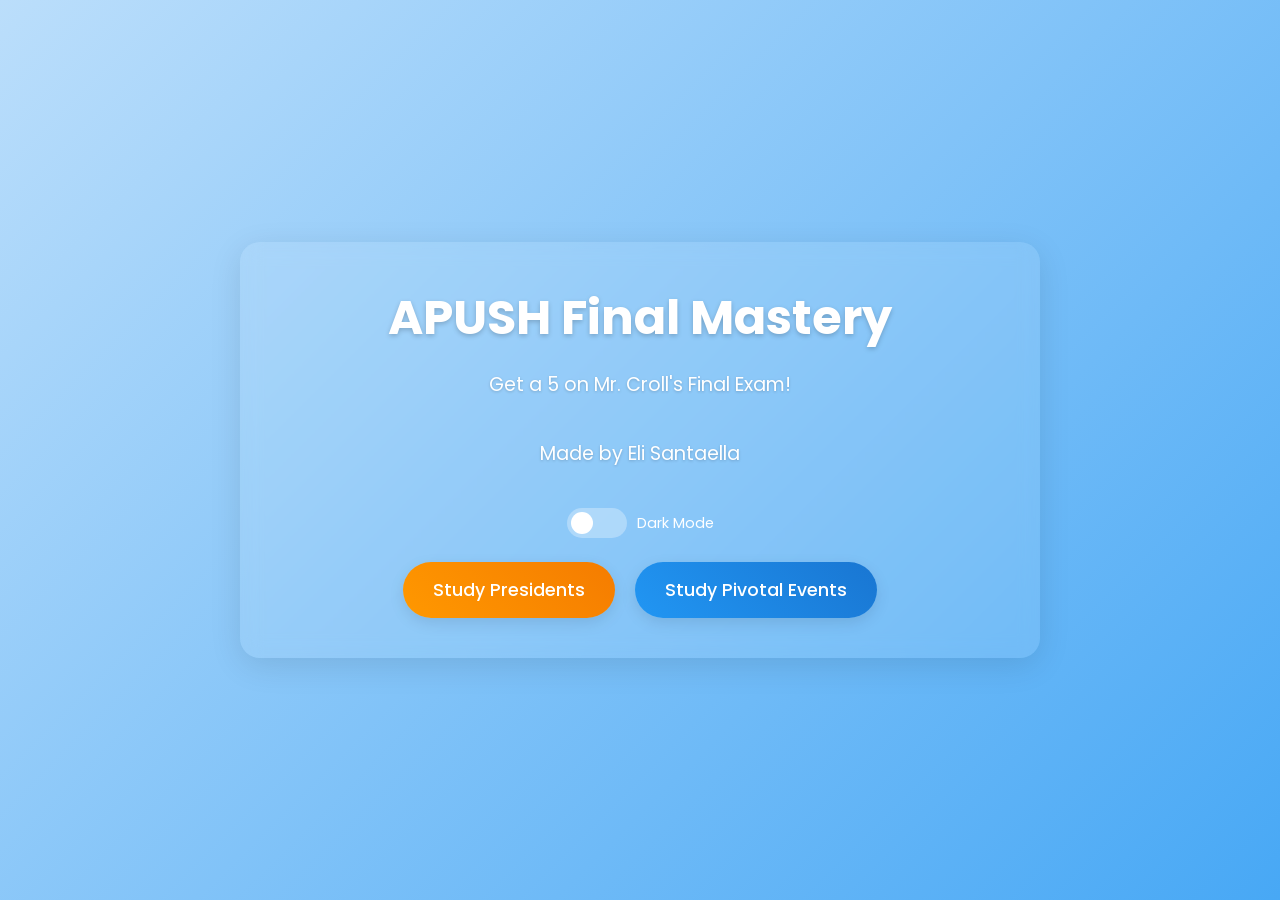
<file: index.html>
<!DOCTYPE html>
<html lang="en">
<head>
    <meta charset="UTF-8">
    <meta name="viewport" content="width=device-width, initial-scale=1.0">
    <title>APUSH Final Mastery</title>
    <link href="https://fonts.googleapis.com/css2?family=Poppins:wght@300;400;500;600;700&display=swap" rel="stylesheet">
    <style>
        * {
            margin: 0;
            padding: 0;
            box-sizing: border-box;
            font-family: 'Poppins', sans-serif;
        }
        
        :root {
            --primary-bg-light: linear-gradient(-45deg, #1a237e, #0d47a1, #2196f3, #bbdefb);
            --primary-bg-dark: linear-gradient(-45deg, #000428, #0b1642, #193175, #0c407e);
            --card-bg-light: rgba(255, 255, 255, 0.1);
            --card-bg-dark: rgba(0, 0, 0, 0.3);
            --text-color-light: white;
            --text-color-dark: #e0e0e0;
            --btn-presidents-light: linear-gradient(45deg, #ff9800, #f57c00);
            --btn-presidents-dark: linear-gradient(45deg, #e65100, #bf360c);
            --btn-events-light: linear-gradient(45deg, #2196f3, #1976d2);
            --btn-events-dark: linear-gradient(45deg, #0d47a1, #01579b);
            --btn-exams-light: linear-gradient(45deg, #9c27b0, #7b1fa2);
            --btn-exams-dark: linear-gradient(45deg, #6a1b9a, #4a148c);
        }
        
        body {
            min-height: 100vh;
            display: flex;
            justify-content: center;
            align-items: center;
            overflow-x: hidden;
            background: var(--primary-bg-light);
            background-size: 400% 400%;
            animation: gradientBG 15s ease infinite;
            transition: background 0.5s ease;
        }
        
        body.dark-mode {
            background: var(--primary-bg-dark);
        }
        
        @keyframes gradientBG {
            0% {
                background-position: 0% 50%;
            }
            50% {
                background-position: 100% 50%;
            }
            100% {
                background-position: 0% 50%;
            }
        }
        
        .container {
            width: 90%;
            max-width: 800px;
            text-align: center;
            padding: 40px;
            background: var(--card-bg-light);
            backdrop-filter: blur(10px);
            border-radius: 20px;
            box-shadow: 0 8px 32px rgba(0, 0, 0, 0.1);
            transform: translateY(0);
            animation: float 6s ease-in-out infinite;
            transition: background 0.5s ease;
        }
        
        body.dark-mode .container {
            background: var(--card-bg-dark);
            box-shadow: 0 8px 32px rgba(0, 0, 0, 0.3);
        }
        
        @keyframes float {
            0% {
                transform: translateY(0px);
            }
            50% {
                transform: translateY(-15px);
            }
            100% {
                transform: translateY(0px);
            }
        }
        
        h1 {
            color: var(--text-color-light);
            font-size: 3rem;
            margin-bottom: 1rem;
            text-shadow: 0 2px 5px rgba(0, 0, 0, 0.2);
            transition: color 0.5s ease;
        }
        
        body.dark-mode h1 {
            color: var(--text-color-dark);
        }
        
        p {
            color: var(--text-color-light);
            font-size: 1.2rem;
            margin-bottom: 2.5rem;
            text-shadow: 0 1px 3px rgba(0, 0, 0, 0.2);
            transition: color 0.5s ease;
        }
        
        body.dark-mode p {
            color: var(--text-color-dark);
        }
        
        .btn-container {
            display: flex;
            flex-wrap: wrap;
            justify-content: center;
            gap: 20px;
        }
        
        .btn {
            display: inline-block;
            padding: 15px 30px;
            background: rgba(255, 255, 255, 0.2);
            color: var(--text-color-light);
            border: none;
            border-radius: 50px;
            font-size: 1.1rem;
            font-weight: 500;
            cursor: pointer;
            transition: all 0.3s ease;
            text-decoration: none;
            backdrop-filter: blur(5px);
            box-shadow: 0 5px 15px rgba(0, 0, 0, 0.1);
            position: relative;
            overflow: hidden;
        }
        
        body.dark-mode .btn {
            background: rgba(0, 0, 0, 0.3);
            color: var(--text-color-dark);
            box-shadow: 0 5px 15px rgba(0, 0, 0, 0.3);
        }
        
        .btn:before {
            content: '';
            position: absolute;
            top: 0;
            left: 0;
            width: 100%;
            height: 100%;
            background: linear-gradient(45deg, rgba(255, 255, 255, 0.1), rgba(255, 255, 255, 0.3));
            transform: scaleX(0);
            transform-origin: left;
            transition: transform 0.5s ease;
            z-index: -1;
        }
        
        .btn:hover {
            transform: translateY(-5px);
            box-shadow: 0 10px 20px rgba(0, 0, 0, 0.15);
        }
        
        .btn:hover:before {
            transform: scaleX(1);
        }
        
        .btn:active {
            transform: translateY(0);
        }
        
        .btn-presidents {
            background: var(--btn-presidents-light);
        }
        
        body.dark-mode .btn-presidents {
            background: var(--btn-presidents-dark);
        }
        
        .btn-events {
            background: var(--btn-events-light);
        }
        
        body.dark-mode .btn-events {
            background: var(--btn-events-dark);
        }
        
        .btn-exams {
            background: var(--btn-exams-light);
        }
        
        body.dark-mode .btn-exams {
            background: var(--btn-exams-dark);
        }
        
        .theme-switch-wrapper {
            display: flex;
            align-items: center;
            justify-content: center;
            margin-bottom: 1.5rem;
        }
        
        .theme-switch {
            display: inline-block;
            height: 30px;
            position: relative;
            width: 60px;
            margin-right: 10px;
        }
        
        .theme-switch input {
            display: none;
        }
        
        .slider {
            background-color: rgba(255, 255, 255, 0.3);
            bottom: 0;
            cursor: pointer;
            left: 0;
            position: absolute;
            right: 0;
            top: 0;
            transition: .4s;
        }
        
        .slider:before {
            background-color: white;
            bottom: 4px;
            content: "";
            height: 22px;
            left: 4px;
            position: absolute;
            transition: .4s;
            width: 22px;
        }
        
        input:checked + .slider {
            background-color: #2196F3;
        }
        
        input:checked + .slider:before {
            transform: translateX(30px);
        }
        
        .slider.round {
            border-radius: 34px;
        }
        
        .slider.round:before {
            border-radius: 50%;
        }
        
        .theme-label {
            color: var(--text-color-light);
            font-size: 0.9rem;
            transition: color 0.5s ease;
        }
        
        body.dark-mode .theme-label {
            color: var(--text-color-dark);
        }
        
        .btn-glow {
            animation: glow 2s ease-in-out infinite alternate;
        }
        
        @keyframes glow {
            from {
                box-shadow: 0 0 10px rgba(255, 255, 255, 0.5);
            }
            to {
                box-shadow: 0 0 20px rgba(255, 255, 255, 0.9);
            }
        }
        
        @media (max-width: 600px) {
            h1 {
                font-size: 2.2rem;
            }
            
            p {
                font-size: 1rem;
            }
            
            .btn {
                width: 100%;
                margin-bottom: 15px;
            }
        }
    </style>
</head>
<body>
    <div class="container">
        <h1>APUSH Final Mastery</h1>
        <p>Get a 5 on Mr. Croll's Final Exam!</p>
        <p>Made by Eli Santaella</p>

        
        <div class="theme-switch-wrapper">
            <label class="theme-switch" for="theme-toggle">
                <input type="checkbox" id="theme-toggle" />
                <div class="slider round"></div>
            </label>
            <span class="theme-label">Dark Mode</span>
        </div>
        
        <div class="btn-container">
            <a href="presidents.html" class="btn btn-presidents btn-glow">Study Presidents</a>
            <a href="events.html" class="btn btn-events btn-glow">Study Pivotal Events</a>
        </div>
    </div>

    <script>
        document.addEventListener('DOMContentLoaded', () => {
            // Check for saved theme preference or use default (light)
            const currentTheme = localStorage.getItem('theme') || 'light';
            
            // If saved theme is dark, apply it
            if (currentTheme === 'dark') {
                document.body.classList.add('dark-mode');
                document.getElementById('theme-toggle').checked = true;
            }
            
            // Add parallax effect
            document.addEventListener('mousemove', (e) => {
                const x = e.clientX / window.innerWidth;
                const y = e.clientY / window.innerHeight;
                
                document.querySelector('.container').style.transform = 
                    `translateY(${-15 * y}px) translateX(${-15 * x}px)`;
            });
            
            // Add fade-in animation
            const container = document.querySelector('.container');
            container.style.opacity = '0';
            container.style.transition = 'opacity 1s ease';
            
            setTimeout(() => {
                container.style.opacity = '1';
            }, 200);
            
            // Handle theme toggle
            document.getElementById('theme-toggle').addEventListener('change', function() {
                if (this.checked) {
                    document.body.classList.add('dark-mode');
                    localStorage.setItem('theme', 'dark');
                } else {
                    document.body.classList.remove('dark-mode');
                    localStorage.setItem('theme', 'light');
                }
            });
        });
    </script>
</body>
</html>
</file>
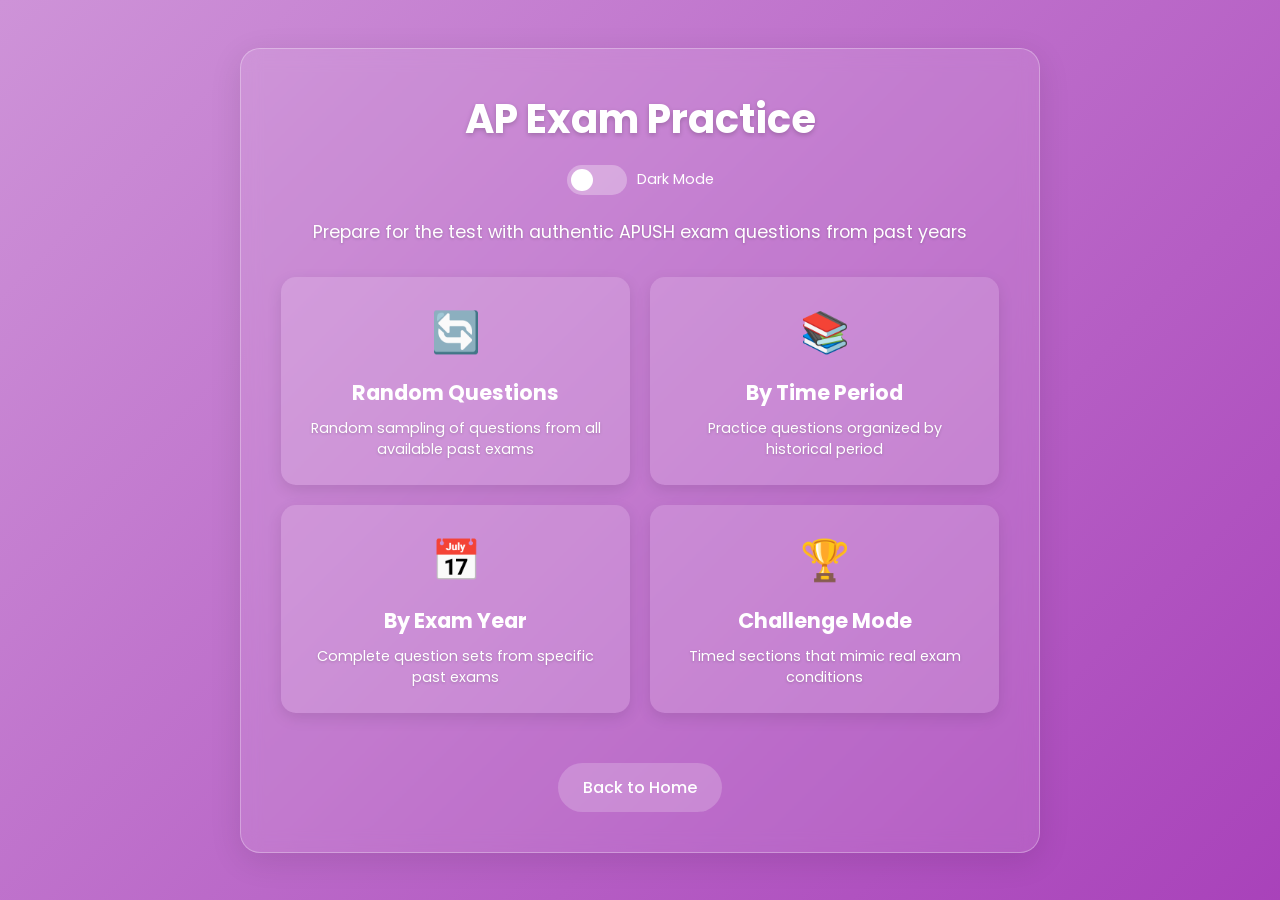
<file: ap-exam.html>
<!DOCTYPE html>
<html lang="en">
<head>
    <meta charset="UTF-8">
    <meta name="viewport" content="width=device-width, initial-scale=1.0">
    <title>AP Exam Practice - APUSH Final Mastery</title>
    <link href="https://fonts.googleapis.com/css2?family=Poppins:wght@300;400;500;600;700&display=swap" rel="stylesheet">
    <link rel="stylesheet" href="shared.css">
    <style>
        * {
            margin: 0;
            padding: 0;
            box-sizing: border-box;
            font-family: 'Poppins', sans-serif;
        }
        
        body {
            min-height: 100vh;
            display: flex;
            justify-content: center;
            align-items: center;
            overflow-x: hidden;
            background: linear-gradient(-45deg, #4a148c, #7b1fa2, #9c27b0, #ce93d8);
            background-size: 400% 400%;
            animation: gradientBG 15s ease infinite;
        }
        
        @keyframes gradientBG {
            0% {
                background-position: 0% 50%;
            }
            50% {
                background-position: 100% 50%;
            }
            100% {
                background-position: 0% 50%;
            }
        }
        
        .container {
            width: 90%;
            max-width: 800px;
            text-align: center;
            padding: 40px;
            background: rgba(255, 255, 255, 0.1);
            backdrop-filter: blur(10px);
            border-radius: 20px;
            box-shadow: 0 8px 32px rgba(0, 0, 0, 0.1);
            transition: all 0.5s ease;
        }
        
        h1 {
            color: white;
            font-size: 2.5rem;
            margin-bottom: 1rem;
            text-shadow: 0 2px 5px rgba(0, 0, 0, 0.2);
        }
        
        p {
            color: white;
            font-size: 1.1rem;
            margin-bottom: 2rem;
            text-shadow: 0 1px 3px rgba(0, 0, 0, 0.2);
        }
        
        .exam-container {
            display: grid;
            grid-template-columns: repeat(auto-fit, minmax(300px, 1fr));
            gap: 20px;
            margin-bottom: 30px;
        }
        
        .exam-card {
            background: rgba(255, 255, 255, 0.15);
            border-radius: 15px;
            padding: 25px;
            cursor: pointer;
            transition: all 0.3s ease;
            box-shadow: 0 5px 15px rgba(0, 0, 0, 0.1);
            display: flex;
            flex-direction: column;
            align-items: center;
        }
        
        .exam-card:hover {
            transform: translateY(-5px);
            box-shadow: 0 10px 20px rgba(0, 0, 0, 0.15);
            background: rgba(255, 255, 255, 0.25);
        }
        
        .exam-card h3 {
            color: white;
            margin-bottom: 10px;
            font-size: 1.3rem;
        }
        
        .exam-card p {
            font-size: 0.9rem;
            margin-bottom: 0;
        }
        
        .exam-icon {
            font-size: 2.5rem;
            margin-bottom: 15px;
            color: white;
        }
        
        .back-btn {
            display: inline-block;
            padding: 12px 25px;
            background: rgba(255, 255, 255, 0.2);
            color: white;
            border: none;
            border-radius: 50px;
            font-size: 1rem;
            font-weight: 500;
            cursor: pointer;
            transition: all 0.3s ease;
            text-decoration: none;
            margin-top: 20px;
        }
        
        .back-btn:hover {
            background: rgba(255, 255, 255, 0.3);
            transform: translateY(-3px);
        }
        
        @media (max-width: 600px) {
            h1 {
                font-size: 2rem;
            }
            
            .exam-container {
                grid-template-columns: 1fr;
            }
        }
    </style>
</head>
<body class="exams-mode">
    <div class="container">
        <h1>AP Exam Practice</h1>
        <p>Prepare for the test with authentic APUSH exam questions from past years</p>
        
        <div class="exam-container">
            <div class="exam-card" onclick="startExamMode('random')">
                <div class="exam-icon">🔄</div>
                <h3>Random Questions</h3>
                <p>Random sampling of questions from all available past exams</p>
            </div>
            
            <div class="exam-card" onclick="startExamMode('by-period')">
                <div class="exam-icon">📚</div>
                <h3>By Time Period</h3>
                <p>Practice questions organized by historical period</p>
            </div>
            
            <div class="exam-card" onclick="startExamMode('by-year')">
                <div class="exam-icon">📅</div>
                <h3>By Exam Year</h3>
                <p>Complete question sets from specific past exams</p>
            </div>
            
            <div class="exam-card" onclick="startExamMode('challenge')">
                <div class="exam-icon">🏆</div>
                <h3>Challenge Mode</h3>
                <p>Timed sections that mimic real exam conditions</p>
            </div>
        </div>
        
        <a href="index.html" class="back-btn">Back to Home</a>
    </div>

    <script src="theme.js"></script>
    <script>
        // Initialize exam questions data
        const examData = [
            // Just a sample of the structure - this would be populated from the parsed PDFs
            {
                examYear: 2018,
                period: "Period 4: 1800-1848",
                stimulusType: "text",
                stimulus: "\"I challenge the warmest advocate for reconciliation to show a single advantage that this continent can reap by being connected with Great Britain. I repeat the challenge. Not a single advantage is derived. Our corn will fetch its price in any market in Europe; and our imported goods must be paid for, buy them where we will... It is the true interest of America to steer clear of European contentions, which she never can do while by her dependence on Britain she is made the makeweight in the scale of British politics.\"<br><br>Thomas Paine, <em>Common Sense</em>, 1776",
                questions: [
                    {
                        questionText: "Paine's arguments in the excerpt best reflect which of the following perspectives?",
                        options: [
                            "Support for the creation of a strong central government following independence",
                            "Rejection of the colonial economic system based on mercantilism",
                            "Opposition to the spread of slavery in newly acquired territories", 
                            "Interest in expanding trade relationships with French colonies"
                        ],
                        correctAnswer: 1
                    },
                    {
                        questionText: "The viewpoint expressed in the excerpt was most directly challenged by colonial Americans who",
                        options: [
                            "feared the economic consequences of severing ties with Great Britain",
                            "were aligned with the interests of American artisans and craftsmen",
                            "advocated a stronger alliance with France to defeat Great Britain",
                            "opposed the expansion of voting rights to non-property owners"
                        ],
                        correctAnswer: 0
                    }
                ]
            },
            {
                examYear: 2017,
                period: "Period 6: 1865-1898",
                stimulusType: "text",
                stimulus: "\"The New South is enamored of her new work. Her soul is stirred with the breath of a new life. The light of a grander day is falling fair on her face. She is thrilling with the consciousness of growing power and prosperity. As she stands upright, full-statured and equal among the people of the earth, breathing the keen air and looking out upon the expanded horizon, she understands that her emancipation came because in the inscrutable wisdom of God her honest purpose was crossed and her brave armies were beaten.\"<br><br>Henry Grady, speech to the New England Society of New York, 1886",
                questions: [
                    {
                        questionText: "Grady's vision of the New South most clearly advocated",
                        options: [
                            "reconciliation between North and South through industrialization",
                            "increased political rights for African Americans in southern states",
                            "restoration of the plantation system with wage labor",
                            "resistance to northern economic influence in the South"
                        ],
                        correctAnswer: 0
                    },
                    {
                        questionText: "The perspective articulated in the excerpt most directly reflected the interests of which of the following groups?",
                        options: [
                            "Northern abolitionists",
                            "Southern small farmers",
                            "Southern business leaders",
                            "Northern labor unions"
                        ],
                        correctAnswer: 2
                    }
                ]
            },
            {
                examYear: 2016,
                period: "Period 7: 1890-1945",
                stimulusType: "text",
                stimulus: "\"In the field of world policy I would dedicate this Nation to the policy of the good neighbor—the neighbor who resolutely respects himself and, because he does so, respects the rights of others—the neighbor who respects his obligations and respects the sanctity of his agreements in and with a world of neighbors.\"<br><br>Franklin D. Roosevelt, inaugural address, March 4, 1933",
                questions: [
                    {
                        questionText: "Roosevelt's foreign policy ideas as expressed in the excerpt most directly reflected a critique of",
                        options: [
                            "military interventionism in Latin America in the early twentieth century",
                            "United States entry into the League of Nations after the First World War",
                            "the increasing economic nationalism during the Great Depression",
                            "isolationist sentiments in the United States before the Second World War"
                        ],
                        correctAnswer: 0
                    },
                    {
                        questionText: "The approach described in the excerpt most directly influenced which of the following?",
                        options: [
                            "The formation of the United Nations",
                            "The recognition of the Soviet Union",
                            "The negotiation of the Treaty of Versailles",
                            "The development of the Marshall Plan"
                        ],
                        correctAnswer: 1
                    }
                ]
            }
        ];

        // Save exam data to localStorage
        localStorage.setItem('examData', JSON.stringify(examData));
        
        function startExamMode(mode) {
            // Set study type to exams
            localStorage.setItem('studyType', 'exams');
            
            // Set the specific exam mode
            localStorage.setItem('examMode', mode);
            
            // Navigate to the exam questions page
            window.location.href = 'exam-questions.html';
        }
        
        document.addEventListener('DOMContentLoaded', () => {
            // Add fade-in animation
            const container = document.querySelector('.container');
            container.style.opacity = '0';
            container.style.transition = 'opacity 0.8s ease';
            
            setTimeout(() => {
                container.style.opacity = '1';
            }, 200);
            
            // Add subtle parallax effect
            document.addEventListener('mousemove', (e) => {
                const x = e.clientX / window.innerWidth;
                const y = e.clientY / window.innerHeight;
                
                document.querySelectorAll('.exam-card').forEach(card => {
                    const depth = 15;
                    const moveX = (x - 0.5) * depth;
                    const moveY = (y - 0.5) * depth;
                    
                    card.style.transform = `translateX(${moveX}px) translateY(${moveY}px)`;
                });
            });
        });
    </script>
</body>
</html>
</file>
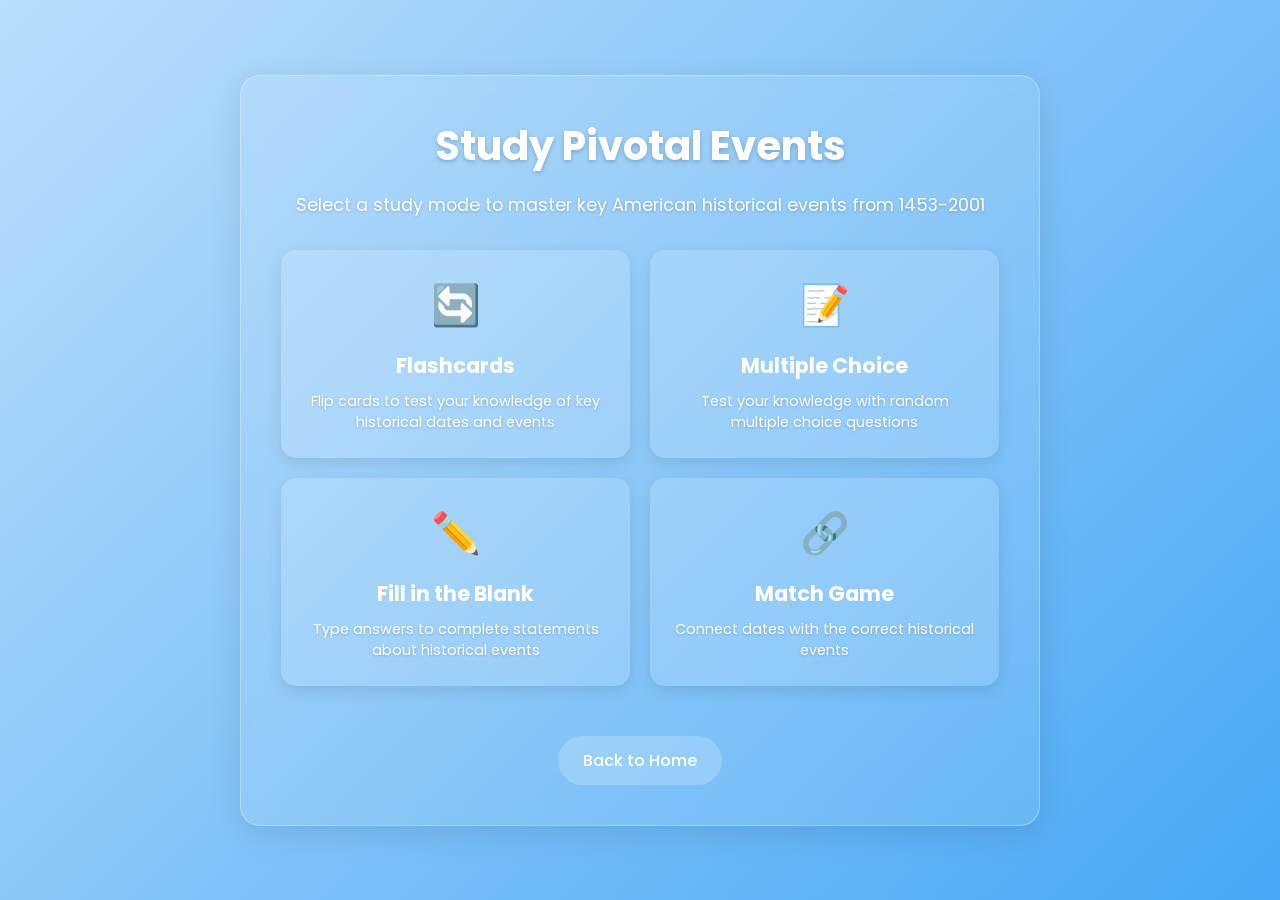
<file: events.html>
<!DOCTYPE html>
<html lang="en">
<head>
    <meta charset="UTF-8">
    <meta name="viewport" content="width=device-width, initial-scale=1.0">
    <title>Study Pivotal Events - APUSH Final Mastery</title>
    <link href="https://fonts.googleapis.com/css2?family=Poppins:wght@300;400;500;600;700&display=swap" rel="stylesheet">
    <link rel="stylesheet" href="shared.css">
    <style>
        * {
            margin: 0;
            padding: 0;
            box-sizing: border-box;
            font-family: 'Poppins', sans-serif;
        }
        
        body {
            min-height: 100vh;
            display: flex;
            justify-content: center;
            align-items: center;
            overflow-x: hidden;
            background: linear-gradient(-45deg, #1a237e, #0d47a1, #2196f3, #bbdefb);
            background-size: 400% 400%;
            animation: gradientBG 15s ease infinite;
        }
        
        @keyframes gradientBG {
            0% {
                background-position: 0% 50%;
            }
            50% {
                background-position: 100% 50%;
            }
            100% {
                background-position: 0% 50%;
            }
        }
        
        .container {
            width: 90%;
            max-width: 800px;
            text-align: center;
            padding: 40px;
            background: rgba(255, 255, 255, 0.1);
            backdrop-filter: blur(10px);
            border-radius: 20px;
            box-shadow: 0 8px 32px rgba(0, 0, 0, 0.1);
            transition: all 0.5s ease;
        }
        
        h1 {
            color: white;
            font-size: 2.5rem;
            margin-bottom: 1rem;
            text-shadow: 0 2px 5px rgba(0, 0, 0, 0.2);
        }
        
        p {
            color: white;
            font-size: 1.1rem;
            margin-bottom: 2rem;
            text-shadow: 0 1px 3px rgba(0, 0, 0, 0.2);
        }
        
        .modes-container {
            display: grid;
            grid-template-columns: repeat(auto-fit, minmax(300px, 1fr));
            gap: 20px;
            margin-bottom: 30px;
        }
        
        .mode-card {
            background: rgba(255, 255, 255, 0.15);
            border-radius: 15px;
            padding: 25px;
            cursor: pointer;
            transition: all 0.3s ease;
            box-shadow: 0 5px 15px rgba(0, 0, 0, 0.1);
            display: flex;
            flex-direction: column;
            align-items: center;
        }
        
        .mode-card:hover {
            transform: translateY(-5px);
            box-shadow: 0 10px 20px rgba(0, 0, 0, 0.15);
            background: rgba(255, 255, 255, 0.25);
        }
        
        .mode-card h3 {
            color: white;
            margin-bottom: 10px;
            font-size: 1.3rem;
        }
        
        .mode-card p {
            font-size: 0.9rem;
            margin-bottom: 0;
        }
        
        .mode-icon {
            font-size: 2.5rem;
            margin-bottom: 15px;
            color: white;
        }
        
        .back-btn {
            display: inline-block;
            padding: 12px 25px;
            background: rgba(255, 255, 255, 0.2);
            color: white;
            border: none;
            border-radius: 50px;
            font-size: 1rem;
            font-weight: 500;
            cursor: pointer;
            transition: all 0.3s ease;
            text-decoration: none;
            margin-top: 20px;
        }
        
        .back-btn:hover {
            background: rgba(255, 255, 255, 0.3);
            transform: translateY(-3px);
        }
        
        @media (max-width: 600px) {
            h1 {
                font-size: 2rem;
            }
            
            .modes-container {
                grid-template-columns: 1fr;
            }
        }
    </style>
</head>
<body>
    <div class="container">
        <h1>Study Pivotal Events</h1>
        <p>Select a study mode to master key American historical events from 1453-2001</p>
        
        <div class="modes-container">
            <div class="mode-card" onclick="startMode('flashcards')">
                <div class="mode-icon">🔄</div>
                <h3>Flashcards</h3>
                <p>Flip cards to test your knowledge of key historical dates and events</p>
            </div>
            
            <div class="mode-card" onclick="startMode('mcq')">
                <div class="mode-icon">📝</div>
                <h3>Multiple Choice</h3>
                <p>Test your knowledge with random multiple choice questions</p>
            </div>
            
            <div class="mode-card" onclick="startMode('fillblank')">
                <div class="mode-icon">✏️</div>
                <h3>Fill in the Blank</h3>
                <p>Type answers to complete statements about historical events</p>
            </div>
            
            <div class="mode-card" onclick="startMode('match')">
                <div class="mode-icon">🔗</div>
                <h3>Match Game</h3>
                <p>Connect dates with the correct historical events</p>
            </div>
        </div>
        
        <a href="index.html" class="back-btn">Back to Home</a>
    </div>

    <script>
        // Parse the provided pivotal events data
        const eventsRawData = [
            { year: "1453", event: "Ottomans conquer Constantinople" },
            { year: "1491", event: "Pre-Columbian life in the Americas" },
            { year: "1492", event: "Columbus discovers North America" },
            { year: "1521", event: "Conquest of Mexico by Cortes" },
            { year: "1588", event: "Spanish Armada defeated by England" },
            { year: "1607", event: "Jamestown founded (1st permanent British colony)" },
            { year: "1608", event: "Quebec founded (French colony)" },
            { year: "1619", event: "First blacks arrive in Virginia from Africa; House of Burgesses established" },
            { year: "1620", event: "Pilgrims found Plymouth, Mass" },
            { year: "1629", event: "Puritans found Mass. Bay Colony" },
            { year: "1630-1642", event: "Great English Migration" },
            { year: "1649", event: "Maryland Toleration Act" },
            { year: "1676", event: "Bacon's Rebellion and King Philip's War" },
            { year: "1692", event: "Salem Witch Trials" },
            { year: "1730s", event: "(1st) Great Awakening" },
            { year: "1734", event: "Zenger Trial" },
            { year: "1754", event: "Albany Plan; French and Indian War begins" },
            { year: "1763", event: "Treaty of Paris of 1763; Pontiac's Rebellion; Proclamation of 1763; end of salutary neglect" },
            { year: "1764", event: "Sugar Act (first tax on colonists imposed by Great Britain)" },
            { year: "1765", event: "Stamp Act" },
            { year: "1766", event: "Repeal of Stamp Act; Declaratory Act" },
            { year: "1770", event: "Boston Massacre" },
            { year: "1772", event: "Pine Tree Rebellion" },
            { year: "1773", event: "Boston Tea Party" },
            { year: "1774", event: "\"Intolerable Acts\"; First Continental Congress" },
            { year: "1775", event: "Lexington and Concord; Second Continental Congress; \"the shot heard round the world\"" },
            { year: "July 4, 1776", event: "Declaration of Independence" },
            { year: "1783", event: "Treaty of Paris ending the War of the American Revolution" },
            { year: "1786", event: "Shays Rebellion" },
            { year: "1787", event: "Constitutional Convention; Northwest Ordinance (of 1787)" },
            { year: "1789", event: "U.S. government formed under the Constitution; Pres. Washington Inaugurated; French Revolution begins" },
            { year: "1791", event: "Bill of Rights added to Constitution; Samuel Slater builds first U.S. textile factory" },
            { year: "1793", event: "Eli Whitney invents cotton gin; Washington issued the Neutrality Proclamation" },
            { year: "1798", event: "XYZ Affair; Alien and Sedition Acts; Virgninia and Kentucky Resolutions" },
            { year: "1800", event: "Jefferson elected to his first term as President (3rd Pres; Democratic-Republican)" },
            { year: "1803", event: "Louisiana Purchase; Marbury v. Madison" },
            { year: "1807", event: "Robert Fulton's steamboat; Jefferson's Embargo" },
            { year: "1808", event: "importation of slaves is illegal" },
            { year: "1812", event: "War of 1812 begins" },
            { year: "1814", event: "Treaty of Ghent ends the War of 1812; Hartford Convention → killed the Federalist Party → Era of Good Feelings" },
            { year: "1815", event: "Battle of New Orleans → Era of Nationalism" },
            { year: "1819", event: "Florida Purchase (Adams-Onis) Treaty" },
            { year: "1820", event: "Missouri Compromise (Missouri and Maine and 36 degrees 30 minutes)" },
            { year: "1823", event: "Monroe Doctrine" },
            { year: "1825", event: "Erie Canal completed" },
            { year: "1828", event: "Andrew Jackson elected to his first term as President (7th Pres; first Democrat)" },
            { year: "1828", event: "first railroad line in U.S. (B & O Railroad); Tariff of Abominations passed" },
            { year: "1830", event: "Second Great Awakening peaks; mower reaper; Indian Removal Act" },
            { year: "1831", event: "William Lloyd Garrison's Liberator & Nat Turner's Rebellion (Underground Railroad)" },
            { year: "1834", event: "Slavery abolished in British Empire" },
            { year: "1835-1836", event: "Texas War of Independence/Texas Revolution" },
            { year: "1837", event: "Deere invented steel plow; economic Panic" },
            { year: "1838", event: "Trail of Tears" },
            { year: "1844", event: "telegraph invented by Samuel Morse" },
            { year: "1845", event: "Texas annexed to the United States as a slave state" },
            { year: "1846", event: "Oregon Treaty; sewing machine invented; Mexican War begins; Wilmot Proviso introduced in Congress" },
            { year: "1848", event: "Treaty of Guadalupe Hidalgo; Seneca Falls Convention; Great Potato Famine; Gold is discovered in N. CA" },
            { year: "1849", event: "California Gold Rush" },
            { year: "1850", event: "Compromise of 1850" },
            { year: "1852", event: "Uncle Tom's Cabin written by Harriet Beecher Stowe" },
            { year: "1854", event: "Kansas-Nebraska Act; Republican Party formed" },
            { year: "1857", event: "Dred Scott decision; economic Panic" },
            { year: "1859", event: "John Brown's Raid" },
            { year: "1860", event: "Election of Abraham Lincoln" },
            { year: "1861", event: "Fort Sumter fired on; Civil War begins" },
            { year: "1862", event: "Homestead Act passed; the Pacific Railroad Act; Battle of Antietam" },
            { year: "1863", event: "Emancipation Proclamation; Battle of Gettysburg; Lincoln's Gettysburg Address" },
            { year: "1864", event: "Atlanta falls to Union forces" },
            { year: "1865", event: "Lee surrenders to Grant at Appomattox; Civil War ends; Lincoln assassinated; 13th Amendment ratified" },
            { year: "1866", event: "Midterm election of 1866/Radical Republicans prevail; Ku Klux Klan is established" },
            { year: "1867", event: "Reconstruction Act of 1867; Alaska purchase \"Seward's Folly / Icebox\"" },
            { year: "1868", event: "14th Amendment to Const. ratified" },
            { year: "1869", event: "Transcontinental Railroad completed" },
            { year: "1870", event: "15th Amendment to Const. ratified" },
            { year: "1873", event: "Panic of 1873" },
            { year: "1876", event: "telephone invented - Tilden/Hayes election; Battle of the Little BigHorn aka Custer's Last Stand" },
            { year: "1877", event: "Compromise of 1877/Reconstruction ends; Great railroad strike" },
            { year: "1879", event: "Edison invents light bulb" },
            { year: "1881", event: "\"A Century of Dishonor\"" },
            { year: "1882", event: "Chinese Exclusion Act" },
            { year: "1886", event: "Haymarket Square Riot" },
            { year: "1890", event: "Sherman Anti-Trust Act passed; Wounded Knee; US Census - frontier closed; \"How the Other Half Lives\"; NAWSA formed" },
            { year: "1893", event: "Panic of 1893" },
            { year: "1896", event: "Election of 1896; Plessy case decided by U.S. Supreme Court (Plessy v. Ferguson)" },
            { year: "1898", event: "Spanish-American War; annexation of Hawaii" },
            { year: "1901", event: "Theodore Roosevelt becomes President" },
            { year: "1911", event: "Triangle Shirtwaist Fire" },
            { year: "1914", event: "World War I starts in Europe; Clayton Antitrust Act; Panama Canal Opens" },
            { year: "1917", event: "U.S. enters World War I; Russian Revolution" },
            { year: "1918", event: "World War I ends" },
            { year: "1919", event: "Versailles Treaty; 18th Amendment" },
            { year: "1920", event: "19th Amendment ratified; Census of 1920 (half of Americans live in cities)" },
            { year: "1927", event: "First \"talkie\" The Jazz Singer" },
            { year: "1929", event: "Stock market crash" },
            { year: "1932", event: "FDR elected 32nd President" },
            { year: "1933", event: "FDR inaugurated; New Deal begins; Hitler comes to power in Germany" },
            { year: "1937", event: "Japan invades China" },
            { year: "1939", event: "Hitler invades Poland; World War II starts in Europe" },
            { year: "Dec. 7, 1941", event: "Pearl Harbor attacked" },
            { year: "June 6, 1944", event: "D-Day" },
            { year: "1945", event: "World War II ends; A-bombs used against Japan" },
            { year: "1948-49", event: "the Berlin Blockade → Berlin Airlift" },
            { year: "1949", event: "Communist Revolution in China; Soviets detonate A-bomb; NATO established" },
            { year: "1950", event: "Korean War begins" },
            { year: "1953", event: "Korean War ends" },
            { year: "1954", event: "Brown v. Board of Education; Battle of Dien Bien Phu" },
            { year: "1955", event: "Rosa Parks; Montgomery Bus Boycott; Warsaw Pact" },
            { year: "1957", event: "Sputnik; Central High School in Little Rock" },
            { year: "1962", event: "Cuban Missile Crisis" },
            { year: "1963", event: "Birmingham demonstrations; March on Washington; JFK assassinated" },
            { year: "1964", event: "Gulf of Tonkin Resolution; Civil Rights Act" },
            { year: "1965", event: "Selma demonstrations; Voting Rights Act" },
            { year: "1968", event: "Tet Offensive; assassinations (Dr. King and RFK), Nixon wins presidency" },
            { year: "1969", event: "moon landing" },
            { year: "1973", event: "Roe v. Wade" },
            { year: "1974", event: "Watergate forces Nixon resignation" },
            { year: "1975", event: "Saigon, South Vietnam, falls to North Vietnamese troops" },
            { year: "1980", event: "Pres. Reagan elected" },
            { year: "1989", event: "Berlin Wall falls" },
            { year: "1990", event: "Saddam Hussein's Iraq invades Kuwait; Persian Gulf War begins" },
            { year: "2001", event: "WTC attacks; War on Terror begins" }
        ];

        // Save events data to localStorage for use in study modes
        localStorage.setItem('eventsData', JSON.stringify(eventsRawData));
        
        function startMode(mode) {
            // Set study type to events
            localStorage.setItem('studyType', 'events');
            
            // Navigate to the appropriate mode page
            switch(mode) {
                case 'flashcards':
                    window.location.href = 'flashcards.html';
                    break;
                case 'mcq':
                    window.location.href = 'mcq.html';
                    break;
                case 'fillblank':
                    window.location.href = 'fillintheblank.html';
                    break;
                case 'match':
                    window.location.href = 'match.html';
                    break;
            }
        }
        
        document.addEventListener('DOMContentLoaded', () => {
            // Add fade-in animation
            const container = document.querySelector('.container');
            container.style.opacity = '0';
            container.style.transition = 'opacity 0.8s ease';
            
            setTimeout(() => {
                container.style.opacity = '1';
            }, 200);
            
            // Add subtle parallax effect
            document.addEventListener('mousemove', (e) => {
                const x = e.clientX / window.innerWidth;
                const y = e.clientY / window.innerHeight;
                
                document.querySelectorAll('.mode-card').forEach(card => {
                    const depth = 15;
                    const moveX = (x - 0.5) * depth;
                    const moveY = (y - 0.5) * depth;
                    
                    card.style.transform = `translateX(${moveX}px) translateY(${moveY}px)`;
                });
            });
        });
    </script>
</body>
</html>
</file>
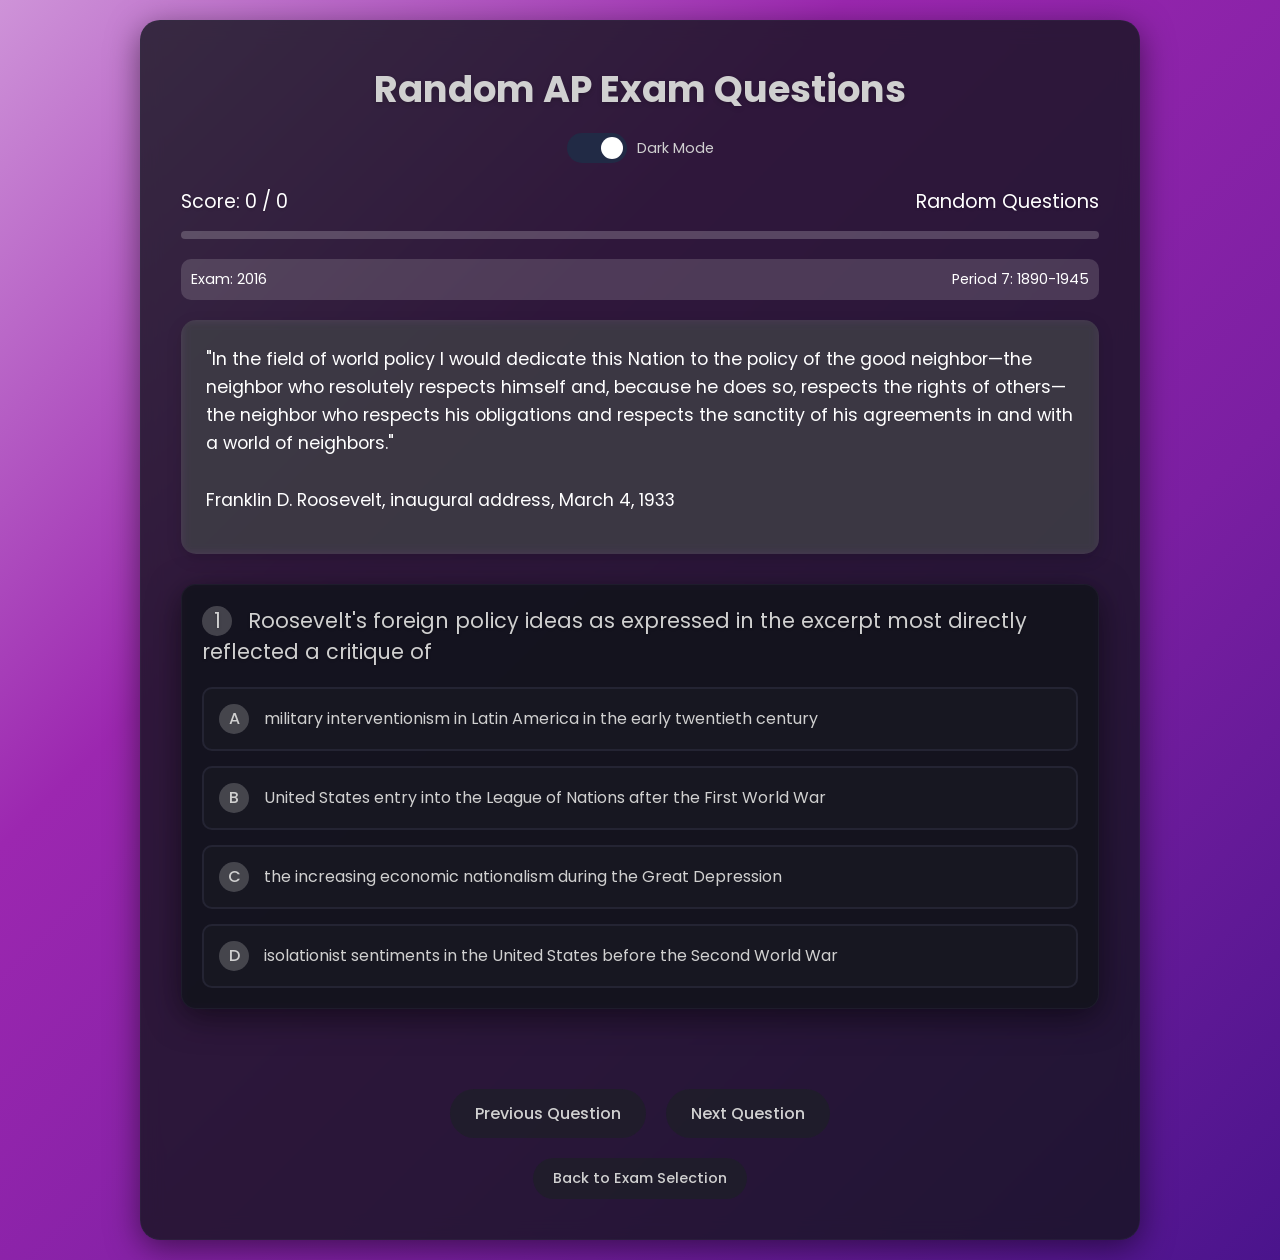
<file: exam-questions.html>
<!DOCTYPE html>
<html lang="en">
<head>
<meta charset="UTF-8">
<meta name="viewport" content="width=device-width, initial-scale=1.0">
<title>AP Exam Questions - APUSH Final Mastery</title>
<link href="https://fonts.googleapis.com/css2?family=Poppins:wght@300;400;500;600;700&display=swap" rel="stylesheet">
<link rel="stylesheet" href="shared.css">
<style>
* {
margin: 0;
padding: 0;
box-sizing: border-box;
font-family: 'Poppins', sans-serif;
}

body {
min-height: 100vh;
display: flex;
justify-content: center;
align-items: center;
overflow-x: hidden;
background: linear-gradient(-45deg, #4a148c, #7b1fa2, #9c27b0, #ce93d8);
background-size: 400% 400%;
animation: gradientBG 15s ease infinite;
}

body.exams-mode {
background: linear-gradient(-45deg, #4a148c, #7b1fa2, #9c27b0, #ce93d8);
}

@keyframes gradientBG {
0% {
    background-position: 0% 50%;
}
50% {
    background-position: 100% 50%;
}
100% {
    background-position: 0% 50%;
}
}

.container {
width: 95%;
max-width: 1000px;
text-align: center;
padding: 40px;
background: rgba(255, 255, 255, 0.1);
backdrop-filter: blur(10px);
border-radius: 20px;
box-shadow: 0 8px 32px rgba(0, 0, 0, 0.1);
transition: all 0.5s ease;
margin: 20px auto;
}

h1 {
color: white;
font-size: 2.3rem;
margin-bottom: 1rem;
text-shadow: 0 2px 5px rgba(0, 0, 0, 0.2);
}

.score-container {
margin-bottom: 15px;
color: white;
font-size: 1.2rem;
text-shadow: 0 1px 3px rgba(0, 0, 0, 0.2);
display: flex;
justify-content: space-between;
align-items: center;
}

.score-info {
display: flex;
align-items: center;
gap: 30px;
}

.timer {
background: rgba(255, 255, 255, 0.2);
padding: 8px 15px;
border-radius: 20px;
font-weight: 500;
display: none; /* Hidden by default, shown in challenge mode */
}

.exam-info {
margin-bottom: 20px;
padding: 10px;
background: rgba(255, 255, 255, 0.15);
border-radius: 10px;
color: white;
text-align: left;
font-size: 0.9rem;
display: flex;
justify-content: space-between;
}

.stimulus-container {
margin-bottom: 30px;
padding: 25px;
background: rgba(255, 255, 255, 0.15);
border-radius: 15px;
box-shadow: 0 5px 15px rgba(0, 0, 0, 0.15);
backdrop-filter: blur(5px);
text-align: left;
}

.stimulus-text {
color: white;
font-size: 1.1rem;
line-height: 1.6;
margin-bottom: 15px;
}

.stimulus-image {
max-width: 100%;
height: auto;
margin: 0 auto 20px auto;
display: block;
border-radius: 10px;
box-shadow: 0 4px 10px rgba(0, 0, 0, 0.2);
}

.question-container {
margin-bottom: 30px;
padding: 20px;
background: rgba(255, 255, 255, 0.15);
border-radius: 15px;
box-shadow: 0 5px 15px rgba(0, 0, 0, 0.15);
backdrop-filter: blur(5px);
}

.question {
color: white;
font-size: 1.3rem;
margin-bottom: 20px;
text-shadow: 0 1px 3px rgba(0, 0, 0, 0.2);
text-align: left;
}

.question-number {
display: inline-block;
width: 30px;
height: 30px;
background: rgba(255, 255, 255, 0.2);
border-radius: 50%;
text-align: center;
line-height: 30px;
margin-right: 10px;
}

.options-container {
display: grid;
grid-template-columns: 1fr;
gap: 15px;
}

.option {
padding: 15px;
background: rgba(255, 255, 255, 0.15);
border-radius: 10px;
cursor: pointer;
transition: all 0.3s ease;
color: white;
text-align: left;
display: flex;
align-items: center;
border: 2px solid transparent;
}

.option:hover {
background: rgba(255, 255, 255, 0.25);
transform: translateY(-3px);
box-shadow: 0 5px 10px rgba(0, 0, 0, 0.1);
}

.option.correct {
background: rgba(76, 175, 80, 0.3);
border-color: rgba(76, 175, 80, 0.8);
pointer-events: none;
}

.option.wrong {
background: rgba(244, 67, 54, 0.3);
border-color: rgba(244, 67, 54, 0.8);
pointer-events: none;
}

.option-letter {
width: 30px;
height: 30px;
background: rgba(255, 255, 255, 0.2);
border-radius: 50%;
display: flex;
justify-content: center;
align-items: center;
margin-right: 15px;
font-weight: 500;
}

.feedback {
margin: 20px 0;
padding: 15px;
border-radius: 10px;
color: white;
font-size: 1.1rem;
text-shadow: 0 1px 2px rgba(0, 0, 0, 0.2);
opacity: 0;
transition: opacity 0.3s ease;
}

.feedback.correct {
background: rgba(76, 175, 80, 0.3);
opacity: 1;
}

.feedback.wrong {
background: rgba(244, 67, 54, 0.3);
opacity: 1;
}

.controls {
display: flex;
justify-content: center;
gap: 20px;
margin-top: 20px;
}

.control-btn {
padding: 12px 25px;
background: rgba(255, 255, 255, 0.2);
color: white;
border: none;
border-radius: 50px;
font-size: 1rem;
font-weight: 500;
cursor: pointer;
transition: all 0.3s ease;
}

.control-btn:hover {
background: rgba(255, 255, 255, 0.3);
transform: translateY(-3px);
}

.back-btn {
display: inline-block;
padding: 10px 20px;
background: rgba(255, 255, 255, 0.2);
color: white;
border: none;
border-radius: 50px;
font-size: 0.9rem;
font-weight: 500;
cursor: pointer;
transition: all 0.3s ease;
text-decoration: none;
margin-top: 20px;
}

.back-btn:hover {
background: rgba(255, 255, 255, 0.3);
}

.progress-bar-container {
width: 100%;
height: 8px;
background: rgba(255, 255, 255, 0.2);
border-radius: 4px;
margin-bottom: 20px;
overflow: hidden;
}

.progress-bar {
height: 100%;
background: rgba(76, 175, 80, 0.6);
border-radius: 4px;
width: 0%;
transition: width 0.3s ease;
}

@media (max-width: 768px) {
.container {
    padding: 20px;
}

h1 {
    font-size: 1.8rem;
}

.question {
    font-size: 1.1rem;
}

.stimulus-text {
    font-size: 1rem;
}

.option {
    padding: 12px;
}

.score-container {
    flex-direction: column;
    gap: 10px;
}

.score-info {
    width: 100%;
    justify-content: space-between;
}
}
</style>
</head>
<body class="exams-mode">
<div class="container">
<h1 id="title">AP Exam Questions</h1>

<div class="score-container">
<div class="score-info">
    <div>Score: <span id="score">0</span> / <span id="total">0</span></div>
    <div class="timer" id="timer">Time: <span id="time-left">00:00</span></div>
</div>
<div id="mode-info"></div>
</div>

<div class="progress-bar-container">
<div class="progress-bar" id="progress-bar"></div>
</div>

<div class="exam-info" id="exam-info">
<div id="exam-year"></div>
<div id="exam-period"></div>
</div>

<div class="stimulus-container" id="stimulus-container">
<!-- Stimulus content will be inserted here -->
</div>

<div class="question-container">
<div class="question" id="question">
    <span class="question-number" id="question-number">1</span>
    <span id="question-text">Loading question...</span>
</div>

<div class="options-container" id="options">
    <!-- Options will be inserted here -->
</div>
</div>

<div class="feedback" id="feedback"></div>

<div class="controls">
<button class="control-btn" id="prev-btn" disabled>Previous Question</button>
<button class="control-btn" id="next-btn">Next Question</button>
</div>

<a href="ap-exam.html" class="back-btn" id="back-btn">Back to Exam Selection</a>
</div>

<script src="theme.js"></script>
<script>
document.addEventListener('DOMContentLoaded', () => {
// Get study type and exam mode from localStorage
const studyType = localStorage.getItem('studyType') || 'exams';
const examMode = localStorage.getItem('examMode') || 'random';

// Add appropriate class to body
document.body.classList.add(studyType + '-mode');

// Get exam data
const examData = JSON.parse(localStorage.getItem('examData')) || [];

// Variables to track state
let currentStimulusIndex = 0;
let currentQuestionIndex = 0;
let score = 0;
let questionCount = 0;
let answeredQuestions = 0;
let currentQuestions = [];
let selectedExamData = [];
let timerInterval;
let timeLeft = 0;

// Set up the page based on the exam mode
setupExamMode(examMode);

function setupExamMode(mode) {
    const modeInfoElement = document.getElementById('mode-info');
    
    switch(mode) {
        case 'random':
            document.getElementById('title').textContent = 'Random AP Exam Questions';
            modeInfoElement.textContent = 'Random Questions';
            
            // Randomly select stimuli from all available exam data
            selectedExamData = [...examData].sort(() => Math.random() - 0.5).slice(0, 5);
            break;
            
        case 'by-period':
            document.getElementById('title').textContent = 'Questions by Time Period';
            
            // Group by time period and show selection (simplified for this example)
            // In a real implementation, you'd show a dropdown or buttons to select periods
            const period = "Period 7: 1890-1945"; // Example period
            modeInfoElement.textContent = period;
            
            selectedExamData = examData.filter(item => item.period === period);
            break;
            
        case 'by-year':
            document.getElementById('title').textContent = 'Questions by Exam Year';
            
            // Group by year and show selection (simplified for this example)
            const year = 2018; // Example year
            modeInfoElement.textContent = `${year} Exam`;
            
            selectedExamData = examData.filter(item => item.examYear === year);
            break;
            
        case 'challenge':
            document.getElementById('title').textContent = 'Challenge Mode';
            modeInfoElement.textContent = 'Timed Challenge';
            
            // Randomly select stimuli from all available exam data
            selectedExamData = [...examData].sort(() => Math.random() - 0.5).slice(0, 10);
            
            // Show and start timer (15 minutes)
            const timerElement = document.getElementById('timer');
            timerElement.style.display = 'block';
            
            timeLeft = 15 * 60; // 15 minutes in seconds
            updateTimerDisplay();
            
            timerInterval = setInterval(() => {
                timeLeft--;
                updateTimerDisplay();
                
                if (timeLeft <= 0) {
                    clearInterval(timerInterval);
                    endExam();
                }
            }, 1000);
            break;
    }
    
    // Load the first stimulus
    if (selectedExamData.length > 0) {
        loadStimulus(0);
    } else {
        // No data available for this mode
        document.getElementById('stimulus-container').innerHTML = `
            <div class="stimulus-text">
                No questions available for this mode. Please try another mode.
            </div>
        `;
        document.querySelector('.question-container').style.display = 'none';
        document.getElementById('feedback').style.display = 'none';
        document.getElementById('prev-btn').style.display = 'none';
        document.getElementById('next-btn').style.display = 'none';
    }
}

function updateTimerDisplay() {
    const minutes = Math.floor(timeLeft / 60);
    const seconds = timeLeft % 60;
    
    document.getElementById('time-left').textContent = 
        `${minutes.toString().padStart(2, '0')}:${seconds.toString().padStart(2, '0')}`;
    
    // Add visual warning when time is running low
    if (timeLeft <= 60) { // Last minute
        document.getElementById('timer').style.color = '#ff5252';
        document.getElementById('timer').style.fontWeight = 'bold';
    }
}

function loadStimulus(index) {
    if (index < 0 || index >= selectedExamData.length) return;
    
    currentStimulusIndex = index;
    const stimulusData = selectedExamData[index];
    
    // Update exam info
    document.getElementById('exam-year').textContent = `Exam: ${stimulusData.examYear}`;
    document.getElementById('exam-period').textContent = stimulusData.period;
    
    // Update the stimulus container
    const stimulusContainer = document.getElementById('stimulus-container');
    
    if (stimulusData.stimulusType === 'text') {
        // Text stimulus
        stimulusContainer.innerHTML = `
            <div class="stimulus-text">${stimulusData.stimulus}</div>
        `;
    } else if (stimulusData.stimulusType === 'image') {
        // Image stimulus
        stimulusContainer.innerHTML = `
            <img src="${stimulusData.stimulus}" alt="Stimulus image" class="stimulus-image">
            ${stimulusData.caption ? `<div class="stimulus-text">${stimulusData.caption}</div>` : ''}
        `;
    } else if (stimulusData.stimulusType === 'combined') {
        // Combined text and image
        stimulusContainer.innerHTML = `
            <img src="${stimulusData.stimulusImage}" alt="Stimulus image" class="stimulus-image">
            <div class="stimulus-text">${stimulusData.stimulusText}</div>
        `;
    }
    
    // Reset question index and load first question
    currentQuestionIndex = 0;
    currentQuestions = stimulusData.questions;
    loadQuestion(0);
    
    // Update navigation buttons
    updateNavButtons();
    
    // Update progress bar
    updateProgressBar();
}
function loadQuestion(index) {
    if (!currentQuestions || index < 0 || index >= currentQuestions.length) return;
    
    currentQuestionIndex = index;
    const questionData = currentQuestions[index];
    
    // Update question text and number
    document.getElementById('question-number').textContent = index + 1;
    document.getElementById('question-text').textContent = questionData.questionText;
    
    // Clear and populate options
    const optionsContainer = document.getElementById('options');
    optionsContainer.innerHTML = '';
    
    // Add letter to each option (A, B, C, D)
    const letters = ['A', 'B', 'C', 'D'];
    
    questionData.options.forEach((optionText, optionIndex) => {
        const optionElement = document.createElement('div');
        optionElement.className = 'option';
        optionElement.innerHTML = `
            <div class="option-letter">${letters[optionIndex]}</div>
            <div>${optionText}</div>
        `;
        
        // Add event listener for option selection
        optionElement.addEventListener('click', () => selectOption(optionElement, optionIndex === questionData.correctAnswer));
        
        optionsContainer.appendChild(optionElement);
    });
    
    // Clear feedback
    document.getElementById('feedback').className = 'feedback';
    document.getElementById('feedback').textContent = '';
    
    // Update navigation buttons
    updateNavButtons();
}

function selectOption(optionElement, isCorrect) {
    // Don't allow re-selection if already answered
    if (document.querySelector('.option.correct') || document.querySelector('.option.wrong')) {
        return;
    }
    
    // Disable all options
    document.querySelectorAll('.option').forEach(option => {
        option.style.pointerEvents = 'none';
    });
    
    const feedback = document.getElementById('feedback');
    
    if (isCorrect) {
        // Mark as correct
        optionElement.classList.add('correct');
        
        // Show correct feedback
        feedback.className = 'feedback correct';
        feedback.textContent = 'Correct! ✓';
        
        // Update score
        score++;
        document.getElementById('score').textContent = score;
    } else {
        // Mark as wrong
        optionElement.classList.add('wrong');
        
        // Show wrong feedback
        feedback.className = 'feedback wrong';
        feedback.textContent = 'Incorrect! ✗';
        
        // Highlight the correct answer
        document.querySelectorAll('.option').forEach((option, index) => {
            if (index === currentQuestions[currentQuestionIndex].correctAnswer) {
                option.classList.add('correct');
            }
        });
    }
    
    // Increment answered count
    answeredQuestions++;
    
    // Animate feedback
    feedback.animate([
        { opacity: 0, transform: 'translateY(-10px)' },
        { opacity: 1, transform: 'translateY(0)' }
    ], {
        duration: 300,
        fill: 'forwards',
        easing: 'ease-out'
    });
    
    // Update total answered questions
    document.getElementById('total').textContent = answeredQuestions;
    
    // Enable next button if there are more questions
    if (currentQuestionIndex < currentQuestions.length - 1 || currentStimulusIndex < selectedExamData.length - 1) {
        document.getElementById('next-btn').disabled = false;
    }
}

function updateNavButtons() {
    // Previous button enabled if not on first question or first stimulus
    document.getElementById('prev-btn').disabled = 
        (currentQuestionIndex === 0 && currentStimulusIndex === 0);
    
    // Next button disabled if not answered current question (unless in review mode)
    const isCurrentQuestionAnswered = document.querySelector('.option.correct') || 
                                    document.querySelector('.option.wrong');
    
    document.getElementById('next-btn').disabled = 
        !isCurrentQuestionAnswered && 
        currentQuestionIndex === currentQuestions.length - 1 && 
        currentStimulusIndex === selectedExamData.length - 1;
}

function updateProgressBar() {
    // Calculate progress percentage
    let totalQuestions = 0;
    let currentQuestionPosition = 0;
    
    // Count total questions across all stimuli
    selectedExamData.forEach((stimulus, sIndex) => {
        totalQuestions += stimulus.questions.length;
        
        // Count questions up to current position
        if (sIndex < currentStimulusIndex) {
            currentQuestionPosition += stimulus.questions.length;
        } else if (sIndex === currentStimulusIndex) {
            currentQuestionPosition += currentQuestionIndex;
        }
    });
    
    const progressPercent = (totalQuestions === 0) ? 0 : (currentQuestionPosition / totalQuestions) * 100;
    document.getElementById('progress-bar').style.width = progressPercent + '%';
}

function goToNextQuestion() {
    // If there are more questions in the current stimulus, go to next question
    if (currentQuestionIndex < currentQuestions.length - 1) {
        loadQuestion(currentQuestionIndex + 1);
    } 
    // Otherwise, go to next stimulus if available
    else if (currentStimulusIndex < selectedExamData.length - 1) {
        loadStimulus(currentStimulusIndex + 1);
    }
    // If at the end, show summary
    else {
        endExam();
    }
}

function goToPrevQuestion() {
    // If not on first question of current stimulus, go to previous question
    if (currentQuestionIndex > 0) {
        loadQuestion(currentQuestionIndex - 1);
    } 
    // Otherwise, go to previous stimulus if available
    else if (currentStimulusIndex > 0) {
        const prevStimulusIndex = currentStimulusIndex - 1;
        const prevStimulus = selectedExamData[prevStimulusIndex];
        
        // Load previous stimulus
        currentStimulusIndex = prevStimulusIndex;
        currentQuestions = prevStimulus.questions;
        
        // Update exam info
        document.getElementById('exam-year').textContent = `Exam: ${prevStimulus.examYear}`;
        document.getElementById('exam-period').textContent = prevStimulus.period;
        
        // Update stimulus container
        const stimulusContainer = document.getElementById('stimulus-container');
        
        if (prevStimulus.stimulusType === 'text') {
            stimulusContainer.innerHTML = `
                <div class="stimulus-text">${prevStimulus.stimulus}</div>
            `;
        } else if (prevStimulus.stimulusType === 'image') {
            stimulusContainer.innerHTML = `
                <img src="${prevStimulus.stimulus}" alt="Stimulus image" class="stimulus-image">
                ${prevStimulus.caption ? `<div class="stimulus-text">${prevStimulus.caption}</div>` : ''}
            `;
        } else if (prevStimulus.stimulusType === 'combined') {
            stimulusContainer.innerHTML = `
                <img src="${prevStimulus.stimulusImage}" alt="Stimulus image" class="stimulus-image">
                <div class="stimulus-text">${prevStimulus.stimulusText}</div>
            `;
        }
        
        // Load the last question of the previous stimulus
        loadQuestion(currentQuestions.length - 1);
    }
    
    // Update progress bar
    updateProgressBar();
}

function endExam() {
    // Clear any existing timer
    if (timerInterval) {
        clearInterval(timerInterval);
    }
    
    // Calculate total questions
    let totalQuestions = 0;
    selectedExamData.forEach(stimulus => {
        totalQuestions += stimulus.questions.length;
    });
    
    // Show summary with score
    const container = document.querySelector('.container');
    container.innerHTML = `
        <h1>Exam Complete!</h1>
        
        <div class="score-container">
            <div class="score-info">
                <div>Final Score: ${score} / ${answeredQuestions}</div>
                <div>${Math.round((score/answeredQuestions) * 100)}%</div>
            </div>
        </div>
        
        <div class="stimulus-container">
            <div class="stimulus-text">
                ${getScoreFeedback(score, answeredQuestions)}
            </div>
        </div>
        
        <div class="controls">
            <a href="ap-exam.html" class="control-btn">Back to Exam Selection</a>
            <button class="control-btn" id="restart-btn">Try Again</button>
        </div>
    `;
    
    // Add event listener for restart button
    document.getElementById('restart-btn').addEventListener('click', () => {
        location.reload();
    });
}

function getScoreFeedback(score, total) {
    const percentage = (total === 0) ? 0 : Math.round((score/total) * 100);
    
    if (percentage >= 90) {
        return `
            <h2>Excellent Work!</h2>
            <p>Your score of ${percentage}% demonstrates a strong understanding of APUSH content. You're well-prepared for the AP exam!</p>
            <p>Remember that the actual AP exam will also include free-response questions and document-based questions (DBQs).</p>
        `;
    } else if (percentage >= 70) {
        return `
            <h2>Good Job!</h2>
            <p>Your score of ${percentage}% shows a solid grasp of APUSH content. With a bit more review, you'll be in great shape for the exam.</p>
            <p>Focus on understanding the historical thinking skills and reviewing any periods that challenged you.</p>
        `;
    } else if (percentage >= 50) {
        return `
            <h2>Getting There!</h2>
            <p>Your score of ${percentage}% indicates you're on the right track, but more review would be beneficial.</p>
            <p>Try focusing on understanding historical contexts, causation, and the relationships between events.</p>
        `;
    } else {
        return `
            <h2>Keep Studying!</h2>
            <p>Your score of ${percentage}% suggests you should continue reviewing APUSH content.</p>
            <p>Consider organizing your study by time periods, focusing on major themes, and practicing with more questions.</p>
        `;
    }
}

// Event listeners for navigation buttons
document.getElementById('next-btn').addEventListener('click', goToNextQuestion);
document.getElementById('prev-btn').addEventListener('click', goToPrevQuestion);

// Add fade-in animation
const container = document.querySelector('.container');
container.style.opacity = '0';
container.style.transition = 'opacity 0.8s ease';

setTimeout(() => {
    container.style.opacity = '1';
}, 200);
});
</script>
</body>
</html>
</file>
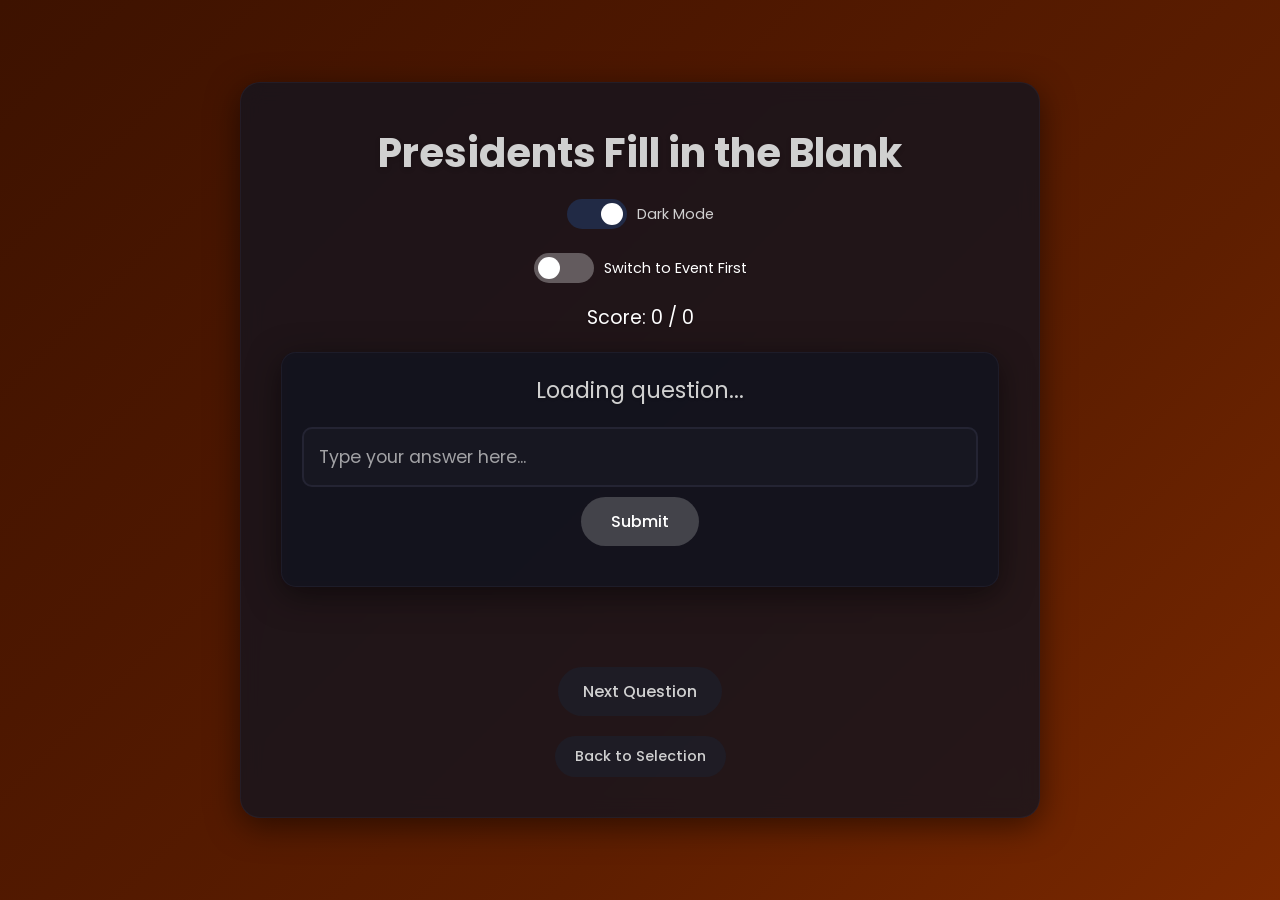
<file: fillintheblank.html>
<!DOCTYPE html>
<html lang="en">
<head>
<meta charset="UTF-8">
<meta name="viewport" content="width=device-width, initial-scale=1.0">
<title>Fill in the Blank - APUSH Final Mastery</title>
<link href="https://fonts.googleapis.com/css2?family=Poppins:wght@300;400;500;600;700&display=swap" rel="stylesheet">
<link rel="stylesheet" href="shared.css">
<style>
* {
    margin: 0;
    padding: 0;
    box-sizing: border-box;
    font-family: 'Poppins', sans-serif;
}

body {
    min-height: 100vh;
    display: flex;
    justify-content: center;
    align-items: center;
    overflow-x: hidden;
    background-size: 400% 400%;
    animation: gradientBG 15s ease infinite;
}

body.presidents-mode {
    background: linear-gradient(-45deg, #ff9800, #f57c00, #ff7043, #ffab91);
}

body.events-mode {
    background: linear-gradient(-45deg, #1a237e, #0d47a1, #2196f3, #bbdefb);
}

@keyframes gradientBG {
    0% {
        background-position: 0% 50%;
    }
    50% {
        background-position: 100% 50%;
    }
    100% {
        background-position: 0% 50%;
    }
}

.container {
    width: 90%;
    max-width: 800px;
    text-align: center;
    padding: 40px;
    background: rgba(255, 255, 255, 0.1);
    backdrop-filter: blur(10px);
    border-radius: 20px;
    box-shadow: 0 8px 32px rgba(0, 0, 0, 0.1);
    transition: all 0.5s ease;
}

h1 {
    color: white;
    font-size: 2.5rem;
    margin-bottom: 1rem;
    text-shadow: 0 2px 5px rgba(0, 0, 0, 0.2);
}

.score-container {
    margin-bottom: 20px;
    color: white;
    font-size: 1.2rem;
    text-shadow: 0 1px 3px rgba(0, 0, 0, 0.2);
}

.question-container {
    margin-bottom: 30px;
    padding: 20px;
    background: rgba(255, 255, 255, 0.15);
    border-radius: 15px;
    box-shadow: 0 5px 15px rgba(0, 0, 0, 0.15);
    backdrop-filter: blur(5px);
}

.question {
    color: white;
    font-size: 1.4rem;
    margin-bottom: 20px;
    text-shadow: 0 1px 3px rgba(0, 0, 0, 0.2);
}

.input-container {
    margin-bottom: 20px;
}
@media (max-width: 600px) {
    h1 {
        font-size: 2rem;
    }
    
    .question {
        font-size: 1.2rem;
    }
}

.answer-input {
    width: 100%;
    padding: 15px;
    background: rgba(255, 255, 255, 0.2);
    border: 2px solid rgba(255, 255, 255, 0.3);
    border-radius: 10px;
    color: white;
    font-size: 1.1rem;
    outline: none;
    transition: all 0.3s ease;
}

.answer-input:focus {
    border-color: rgba(255, 255, 255, 0.5);
    box-shadow: 0 0 10px rgba(255, 255, 255, 0.2);
}

.answer-input::placeholder {
    color: rgba(255, 255, 255, 0.6);
}

.submit-btn {
    padding: 12px 30px;
    background: rgba(255, 255, 255, 0.2);
    color: white;
    border: none;
    border-radius: 50px;
    font-size: 1rem;
    font-weight: 500;
    cursor: pointer;
    transition: all 0.3s ease;
    margin-top: 10px;
}

.submit-btn:hover {
    background: rgba(255, 255, 255, 0.3);
    transform: translateY(-3px);
}

.feedback {
    margin: 20px 0;
    padding: 15px;
    border-radius: 10px;
    color: white;
    font-size: 1.1rem;
    text-shadow: 0 1px 2px rgba(0, 0, 0, 0.2);
    opacity: 0;
    transition: opacity 0.3s ease;
}

.feedback.correct {
    background: rgba(76, 175, 80, 0.3);
    opacity: 1;
}

.feedback.wrong {
    background: rgba(244, 67, 54, 0.3);
    opacity: 1;
}

.controls {
    display: flex;
    justify-content: center;
    gap: 20px;
    margin-top: 20px;
}

.control-btn {
    padding: 12px 25px;
    background: rgba(255, 255, 255, 0.2);
    color: white;
    border: none;
    border-radius: 50px;
    font-size: 1rem;
    font-weight: 500;
    cursor: pointer;
    transition: all 0.3s ease;
}

.control-btn:hover {
    background: rgba(255, 255, 255, 0.3);
    transform: translateY(-3px);
}

.back-btn {
    display: inline-block;
    padding: 10px 20px;
    background: rgba(255, 255, 255, 0.2);
    color: white;
    border: none;
    border-radius: 50px;
    font-size: 0.9rem;
    font-weight: 500;
    cursor: pointer;
    transition: all 0.3s ease;
    text-decoration: none;
    margin-top: 20px;
}

.back-btn:hover {
    background: rgba(255, 255, 255, 0.3);
}

.settings {
    display: flex;
    align-items: center;
    justify-content: center;
    margin-bottom: 20px;
}

.toggle-switch {
    position: relative;
    display: inline-block;
    width: 60px;
    height: 30px;
    margin-right: 10px;
}

.toggle-switch input {
    opacity: 0;
    width: 0;
    height: 0;
}

.toggle-slider {
    position: absolute;
    cursor: pointer;
    top: 0;
    left: 0;
    right: 0;
    bottom: 0;
    background-color: rgba(255, 255, 255, 0.3);
    transition: 0.4s;
    border-radius: 34px;
}

.toggle-slider:before {
    position: absolute;
    content: "";
    height: 22px;
    width: 22px;
    left: 4px;
    bottom: 4px;
    background-color: white;
    transition: 0.4s;
    border-radius: 50%;
}

input:checked + .toggle-slider {
    background-color: rgba(76, 175, 80, 0.6);
}

input:checked + .toggle-slider:before {
    transform: translateX(30px);
}

#toggle-label {
    color: white;
    font-size: 0.9rem;
    text-shadow: 0 1px 2px rgba(0, 0, 0, 0.2);
}
</style>
</head>
<body>
<div class="container">
<h1 id="title">Fill in the Blank</h1>

<div class="settings">
    <label class="toggle-switch">
        <input type="checkbox" id="toggle-order">
        <span class="toggle-slider"></span>
    </label>
    <span id="toggle-label">Switch to Event First</span>
</div>

<div class="score-container">
    Score: <span id="score">0</span> / <span id="total">0</span>
</div>

<div class="question-container">
    <div class="question" id="question">Loading question...</div>
    
    <div class="input-container">
        <input type="text" class="answer-input" id="answer-input" placeholder="Type your answer here...">
        <button class="submit-btn" id="submit-btn">Submit</button>
    </div>
</div>

<div class="feedback" id="feedback"></div>

<div class="controls">
    <button class="control-btn" id="next-btn" disabled>Next Question</button>
</div>

<a href="#" class="back-btn" id="back-btn">Back to Selection</a>
</div>

<script src="theme.js"></script>
<script>
document.addEventListener('DOMContentLoaded', () => {
    // Get study type from localStorage
    const studyType = localStorage.getItem('studyType') || 'presidents';
    
    // Add appropriate class to body based on study type
    document.body.classList.add(studyType + '-mode');
    
    // Set back button href based on study type
    document.getElementById('back-btn').href = studyType + '.html';
    
    // Update title based on study type
    document.getElementById('title').textContent = studyType === 'presidents' 
        ? 'Presidents Fill in the Blank' 
        : 'Pivotal Events Fill in the Blank';
    
    // Set toggle label based on study type
    if (studyType === 'presidents') {
        document.getElementById('toggle-label').textContent = 'Switch to Event First';
    } else {
        document.getElementById('toggle-label').textContent = 'Switch to Event First';
    }
    
    // Get data based on study type
    const studyData = JSON.parse(localStorage.getItem(studyType + 'Data')) || [];
    
    let score = 0;
    let currentQuestion = null;
    let questionCount = 0;
    let answered = false;
    let isReversed = false; // Track question order
    const totalQuestions = 10;
    
    // Function to generate a random question
    const generateQuestion = () => {
        // Reset feedback
        document.getElementById('feedback').className = 'feedback';
        document.getElementById('feedback').textContent = '';
        
        // Reset input
        document.getElementById('answer-input').value = '';
        document.getElementById('answer-input').disabled = false;
        document.getElementById('submit-btn').disabled = false;
        
        // Reset next button
        document.getElementById('next-btn').disabled = true;
        
        // Reset answered state
        answered = false;
        
        // Generate a random index
        const randomIndex = Math.floor(Math.random() * studyData.length);
        const item = studyData[randomIndex];
        
        let questionText = '';
        let answer = '';
        
        if (studyType === 'presidents') {
            if (!isReversed) {
                // Normal mode: Show president, ask for details
                // Generate a random question type (1: name->party, 2: name->event)
                const questionType = Math.floor(Math.random() * 2) + 1;
                
                if (questionType === 1) {
                    questionText = `Which political party did President ${item.name} belong to?`;
                    answer = item.party;
                } else {
                    questionText = `What key event was associated with President ${item.name}?`;
                    answer = item.event;
                }
            } else {
                // Reversed mode: Show event, ask for president
                questionText = `Which president was associated with: ${item.event}?`;
                answer = item.name;
            }
        } else {
            // For events
            if (!isReversed) {
                // Normal mode: Show date, ask for event
                questionText = `What major event occurred in ${item.year}?`;
                answer = item.event;
            } else {
                // Reversed mode: Show event, ask for date
                questionText = `In what year did the following event occur: ${item.event}?`;
                answer = item.year;
            }
        }
        
        // Update question text
        document.getElementById('question').textContent = questionText;
        
        // Update current question
        currentQuestion = {
            text: questionText,
            answer: answer,
            alternativeAnswers: generateAlternativeAnswers(answer)
        };
        
        // Update question count and total
        questionCount++;
        document.getElementById('total').textContent = questionCount;
        
        // Focus on input field
        document.getElementById('answer-input').focus();
    };
    
    // Toggle order switch handler
    document.getElementById('toggle-order').addEventListener('change', function() {
        isReversed = this.checked;
        
        // Update toggle label
        if (studyType === 'presidents') {
            document.getElementById('toggle-label').textContent = isReversed ? 'Switch to President First' : 'Switch to Event First';
        } else {
            document.getElementById('toggle-label').textContent = isReversed ? 'Switch to Date First' : 'Switch to Event First';
        }
        
        // Reset score and question count for new mode
        if (questionCount > 0 && !answered) {
            // Only reset if in the middle of a quiz
            score = 0;
            questionCount = 0;
            document.getElementById('score').textContent = score;
            
            // Generate new question with new mode
            generateQuestion();
        }
    });
    
    // Function to generate alternative acceptable answers (for flexibility)
    const generateAlternativeAnswers = (mainAnswer) => {
        const alternatives = [mainAnswer.toLowerCase()];
        
        // For party answers - account for abbreviations and variations
        if (mainAnswer === 'Republican') {
            alternatives.push('r', 'gop', 'republican party');
        } else if (mainAnswer === 'Democratic') {
            alternatives.push('d', 'democrat', 'democratic party');
        }
        
        return alternatives;
    };
    
    // Function to check answer
    const checkAnswer = () => {
        if (answered) return;
        
        const userAnswer = document.getElementById('answer-input').value.trim();
        
        if (userAnswer === '') return;
        
        // Disable input and submit button
        document.getElementById('answer-input').disabled = true;
        document.getElementById('submit-btn').disabled = true;
        
        // Enable next button
        document.getElementById('next-btn').disabled = false;
        
        // Check if answer is correct (case insensitive)
        const isCorrect = currentQuestion.alternativeAnswers.includes(userAnswer.toLowerCase());
        
        const feedback = document.getElementById('feedback');
        
        if (isCorrect) {
            // Show correct feedback
            feedback.className = 'feedback correct';
            feedback.textContent = 'Correct! ✓';
            
            // Update score
            score++;
            document.getElementById('score').textContent = score;
        } else {
            // Show wrong feedback
            feedback.className = 'feedback wrong';
            feedback.textContent = `Incorrect! The correct answer is: "${currentQuestion.answer}"`;
        }
        
        // Animate feedback
        feedback.animate([
            { opacity: 0, transform: 'translateY(-10px)' },
            { opacity: 1, transform: 'translateY(0)' }
        ], {
            duration: 300,
            fill: 'forwards',
            easing: 'ease-out'
        });
        
        // Mark as answered
        answered = true;
    };
    
    // Add event listeners
    document.getElementById('submit-btn').addEventListener('click', checkAnswer);
    
    document.getElementById('answer-input').addEventListener('keydown', (e) => {
        if (e.key === 'Enter') {
            checkAnswer();
        }
    });
    
    // Function to handle next question button
    document.getElementById('next-btn').addEventListener('click', () => {
        if (questionCount < totalQuestions) {
            generateQuestion();
        } else {
            // Show final score
            document.querySelector('.question-container').innerHTML = `
                <div class="question">
                    Exercise Complete!
                </div>
                <p style="color: white; margin-top: 20px;">
                    You scored ${score} out of ${totalQuestions}!
                </p>
                <p style="color: white; margin-top: 10px;">
                    ${score === totalQuestions ? 'Perfect score! Great job!' : 
                      score >= totalQuestions * 0.8 ? 'Excellent work!' : 
                      score >= totalQuestions * 0.6 ? 'Good job!' : 
                      'Keep studying, you can do better!'}
                </p>
            `;
            
            // Hide feedback and next button
            document.getElementById('feedback').style.display = 'none';
            document.getElementById('next-btn').textContent = 'Restart';
            document.getElementById('next-btn').disabled = false;
            document.getElementById('next-btn').addEventListener('click', () => {
                location.reload();
            }, { once: true });
        }
    });
    
    // Start the exercise
    generateQuestion();
    
    // Add fade-in animation
    const container = document.querySelector('.container');
    container.style.opacity = '0';
    container.style.transition = 'opacity 0.8s ease';
    
    setTimeout(() => {
        container.style.opacity = '1';
    }, 200);
});
</script>
</body>
</html>
</file>
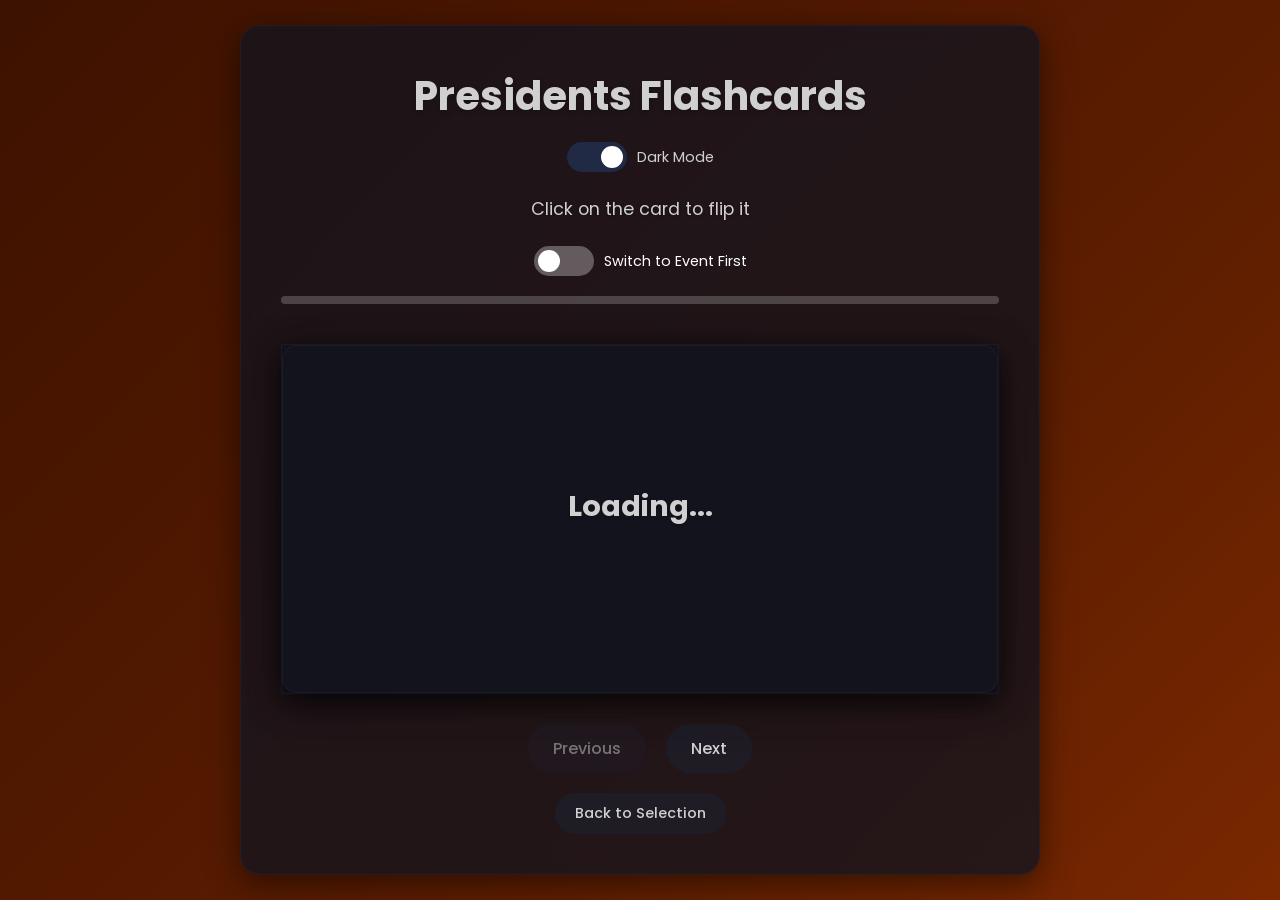
<file: flashcards.html>
<!DOCTYPE html>
<html lang="en">
<head>
<meta charset="UTF-8">
<meta name="viewport" content="width=device-width, initial-scale=1.0">
<title>Flashcards - APUSH Final Mastery</title>
<link href="https://fonts.googleapis.com/css2?family=Poppins:wght@300;400;500;600;700&display=swap" rel="stylesheet">
<link rel="stylesheet" href="shared.css">
<style>
* {
    margin: 0;
    padding: 0;
    box-sizing: border-box;
    font-family: 'Poppins', sans-serif;
}

body {
    min-height: 100vh;
    display: flex;
    justify-content: center;
    align-items: center;
    overflow-x: hidden;
    background-size: 400% 400%;
    animation: gradientBG 15s ease infinite;
}

body.presidents-mode {
    background: linear-gradient(-45deg, #ff9800, #f57c00, #ff7043, #ffab91);
}

body.events-mode {
    background: linear-gradient(-45deg, #1a237e, #0d47a1, #2196f3, #bbdefb);
}

@keyframes gradientBG {
    0% {
        background-position: 0% 50%;
    }
    50% {
        background-position: 100% 50%;
    }
    100% {
        background-position: 0% 50%;
    }
}

.container {
    width: 90%;
    max-width: 800px;
    text-align: center;
    padding: 40px;
    background: rgba(255, 255, 255, 0.1);
    backdrop-filter: blur(10px);
    border-radius: 20px;
    box-shadow: 0 8px 32px rgba(0, 0, 0, 0.1);
    transition: all 0.5s ease;
}

h1 {
    color: white;
    font-size: 2.5rem;
    margin-bottom: 1rem;
    text-shadow: 0 2px 5px rgba(0, 0, 0, 0.2);
}

p {
    color: white;
    font-size: 1.1rem;
    margin-bottom: 1.5rem;
    text-shadow: 0 1px 3px rgba(0, 0, 0, 0.2);
}

.progress-container {
    width: 100%;
    height: 8px;
    background: rgba(255, 255, 255, 0.2);
    border-radius: 10px;
    margin-bottom: 40px;
    overflow: hidden;
}

.progress-bar {
    height: 100%;
    background: linear-gradient(to right, #4caf50, #8bc34a);
    width: 0%;
    transition: width 0.3s ease;
    border-radius: 10px;
}

.flashcard-container {
    perspective: 1000px;
    width: 100%;
    height: 350px;
    margin-bottom: 30px;
}

.flashcard {
    width: 100%;
    height: 100%;
    position: relative;
    transform-style: preserve-3d;
    transition: transform 0.6s ease;
    cursor: pointer;
}

.flashcard.flipped {
    transform: rotateY(180deg);
}

.flashcard-front, .flashcard-back {
    width: 100%;
    height: 100%;
    position: absolute;
    backface-visibility: hidden;
    -webkit-backface-visibility: hidden; /* Safari */
    border-radius: 15px;
    display: flex;
    flex-direction: column;
    justify-content: center;
    align-items: center;
    padding: 20px;
    box-shadow: 0 5px 15px rgba(0, 0, 0, 0.15);
    background: rgba(255, 255, 255, 0.15);
    backdrop-filter: blur(5px);
}

.flashcard-back {
    transform: rotateY(180deg);
    backface-visibility: hidden;
    -webkit-backface-visibility: hidden; /* Safari */
}

.flashcard-front h2, .flashcard-back h2 {
    color: white;
    margin-bottom: 15px;
    font-size: 1.8rem;
    text-shadow: 0 2px 3px rgba(0, 0, 0, 0.2);
}

.flashcard-front p, .flashcard-back p {
    font-size: 1.2rem;
    margin-bottom: 10px;
}

.flashcard-info {
    margin-top: 15px;
    color: rgba(255, 255, 255, 0.8);
    font-size: 0.9rem;
}

.navigation {
    display: flex;
    justify-content: center;
    gap: 20px;
    margin-bottom: 20px;
}

.nav-btn {
    display: inline-block;
    padding: 12px 25px;
    background: rgba(255, 255, 255, 0.2);
    color: white;
    border: none;
    border-radius: 50px;
    font-size: 1rem;
    font-weight: 500;
    cursor: pointer;
    transition: all 0.3s ease;
}

.nav-btn:hover {
    background: rgba(255, 255, 255, 0.3);
    transform: translateY(-3px);
}

.nav-btn:disabled {
    opacity: 0.5;
    cursor: not-allowed;
    transform: translateY(0);
}
@media (max-width: 600px) {
    h1 {
        font-size: 2rem;
    }
    
    .flashcard-container {
        height: 300px;
    }
    
    .flashcard-front h2, .flashcard-back h2 {
        font-size: 1.5rem;
    }
    
    .flashcard-front p, .flashcard-back p {
        font-size: 1rem;
    }
}
.back-btn {
    display: inline-block;
    padding: 10px 20px;
    background: rgba(255, 255, 255, 0.2);
    color: white;
    border: none;
    border-radius: 50px;
    font-size: 0.9rem;
    font-weight: 500;
    cursor: pointer;
    transition: all 0.3s ease;
    text-decoration: none;
}

.back-btn:hover {
    background: rgba(255, 255, 255, 0.3);
}

.settings {
    display: flex;
    align-items: center;
    justify-content: center;
    margin-bottom: 20px;
}

.toggle-switch {
    position: relative;
    display: inline-block;
    width: 60px;
    height: 30px;
    margin-right: 10px;
}

.toggle-switch input {
    opacity: 0;
    width: 0;
    height: 0;
}

.toggle-slider {
    position: absolute;
    cursor: pointer;
    top: 0;
    left: 0;
    right: 0;
    bottom: 0;
    background-color: rgba(255, 255, 255, 0.3);
    transition: 0.4s;
    border-radius: 34px;
}

.toggle-slider:before {
    position: absolute;
    content: "";
    height: 22px;
    width: 22px;
    left: 4px;
    bottom: 4px;
    background-color: white;
    transition: 0.4s;
    border-radius: 50%;
}

input:checked + .toggle-slider {
    background-color: rgba(76, 175, 80, 0.6);
}

input:checked + .toggle-slider:before {
    transform: translateX(30px);
}

#toggle-label {
    color: white;
    font-size: 0.9rem;
    text-shadow: 0 1px 2px rgba(0, 0, 0, 0.2);
}
</style>
</head>
<body>
<div class="container">
<h1 id="title">Flashcards</h1>
<p id="subtitle">Click on the card to flip it</p>

<div class="settings">
    <label class="toggle-switch">
        <input type="checkbox" id="toggle-order">
        <span class="toggle-slider"></span>
    </label>
    <span id="toggle-label">Switch to Definition First</span>
</div>

<div class="progress-container">
    <div class="progress-bar" id="progress-bar"></div>
</div>

<div class="flashcard-container">
    <div class="flashcard" id="flashcard">
        <div class="flashcard-front">
            <h2 id="front-title">Loading...</h2>
            <p id="front-subtitle"></p>
        </div>
        <div class="flashcard-back">
            <h2 id="back-title">Loading...</h2>
            <p id="back-subtitle"></p>
            <p id="back-details"></p>
            <div class="flashcard-info" id="card-info"></div>
        </div>
    </div>
</div>

<div class="navigation">
    <button class="nav-btn" id="prev-btn" disabled>Previous</button>
    <button class="nav-btn" id="next-btn">Next</button>
</div>

<a href="#" class="back-btn" id="back-btn">Back to Selection</a>
</div>

<script src="theme.js"></script>
<script>
document.addEventListener('DOMContentLoaded', () => {
    // Get study type from localStorage
    const studyType = localStorage.getItem('studyType') || 'presidents';
    
    // Add appropriate class to body based on study type
    document.body.classList.add(studyType + '-mode');
    
    // Set back button href based on study type
    document.getElementById('back-btn').href = studyType + '.html';
    
    // Update title based on study type
    document.getElementById('title').textContent = studyType === 'presidents' ? 'Presidents Flashcards' : 'Pivotal Events Flashcards';
    
    // Set toggle label based on study type
    if (studyType === 'presidents') {
        document.getElementById('toggle-label').textContent = 'Switch to Event First';
    } else {
        document.getElementById('toggle-label').textContent = 'Switch to Event First';
    }
    
    // Get data based on study type
    const studyData = JSON.parse(localStorage.getItem(studyType + 'Data')) || [];
    
    let currentIndex = 0;
    const totalCards = studyData.length;
    let isReversed = false; // Track card order (term first or definition first)
    
    // Update progress bar
    const updateProgress = () => {
        const progressPercent = ((currentIndex + 1) / totalCards) * 100;
        document.getElementById('progress-bar').style.width = progressPercent + '%';
    };
    
    // Load card content based on study type and card order
    const loadCard = () => {
        const card = studyData[currentIndex];
        
        if (studyType === 'presidents') {
            if (!isReversed) { // Normal order: President name first
                // Front of card
                document.getElementById('front-title').textContent = card.name;
                document.getElementById('front-subtitle').textContent = '';
                
                // Back of card
                document.getElementById('back-title').textContent = card.name;
                document.getElementById('back-subtitle').textContent = card.party;
                document.getElementById('back-details').textContent = card.event;
                document.getElementById('card-info').textContent = card.years;
            } else { // Reversed order: Event first
                // Front of card
                document.getElementById('front-title').textContent = card.event;
                document.getElementById('front-subtitle').textContent = card.years;
                
                // Back of card
                document.getElementById('back-title').textContent = card.name;
                document.getElementById('back-subtitle').textContent = card.party;
                document.getElementById('back-details').textContent = '';
                document.getElementById('card-info').textContent = '';
            }
        } else { // Events
            if (!isReversed) { // Normal order: Date first
                // Front of card
                document.getElementById('front-title').textContent = card.year;
                document.getElementById('front-subtitle').textContent = 'What happened?';
                
                // Back of card
                document.getElementById('back-title').textContent = card.year;
                document.getElementById('back-details').textContent = card.event;
                document.getElementById('back-subtitle').textContent = '';
                document.getElementById('card-info').textContent = '';
            } else { // Reversed order: Event first
                // Front of card
                document.getElementById('front-title').textContent = card.event;
                document.getElementById('front-subtitle').textContent = 'When did this happen?';
                
                // Back of card
                document.getElementById('back-title').textContent = card.year;
                document.getElementById('back-details').textContent = '';
                document.getElementById('back-subtitle').textContent = '';
                document.getElementById('card-info').textContent = '';
            }
        }
        
        // Update navigation buttons
        document.getElementById('prev-btn').disabled = currentIndex === 0;
        document.getElementById('next-btn').disabled = currentIndex === totalCards - 1;
        
        // Update progress
        updateProgress();
    };
    
    // Toggle order switch handler
    document.getElementById('toggle-order').addEventListener('change', function() {
        isReversed = this.checked;
        
        // Update toggle label
        if (studyType === 'presidents') {
            document.getElementById('toggle-label').textContent = isReversed ? 'Switch to President First' : 'Switch to Event First';
        } else {
            document.getElementById('toggle-label').textContent = isReversed ? 'Switch to Date First' : 'Switch to Event First';
        }
        
        // Reset and reload card with new order
        document.getElementById('flashcard').classList.remove('flipped');
        loadCard();
    });
    
    // Initialize first card
    if (studyData.length > 0) {
        loadCard();
    }
    
    // ONE click event for the flashcard
    document.getElementById('flashcard').onclick = function() {
        console.log('Flashcard clicked - toggling class');
        this.classList.toggle('flipped');
    };
    
    // Add click events for navigation
    document.getElementById('prev-btn').addEventListener('click', () => {
        if (currentIndex > 0) {
            currentIndex--;
            document.getElementById('flashcard').classList.remove('flipped');
            loadCard();
        }
    });
    
    document.getElementById('next-btn').addEventListener('click', () => {
        if (currentIndex < totalCards - 1) {
            currentIndex++;
            document.getElementById('flashcard').classList.remove('flipped');
            loadCard();
        }
    });
    
    // Add keyboard navigation
    document.addEventListener('keydown', (e) => {
        if (e.key === 'ArrowLeft' && currentIndex > 0) {
            currentIndex--;
            document.getElementById('flashcard').classList.remove('flipped');
            loadCard();
        } else if (e.key === 'ArrowRight' && currentIndex < totalCards - 1) {
            currentIndex++;
            document.getElementById('flashcard').classList.remove('flipped');
            loadCard();
        } else if (e.key === ' ' || e.key === 'Enter') {
            document.getElementById('flashcard').classList.toggle('flipped');
        }
    });
    
    // Add fade-in animation
    const container = document.querySelector('.container');
    container.style.opacity = '0';
    container.style.transition = 'opacity 0.8s ease';
    
    setTimeout(() => {
        container.style.opacity = '1';
    }, 200);
});
</script>
</body>
</html>
</file>
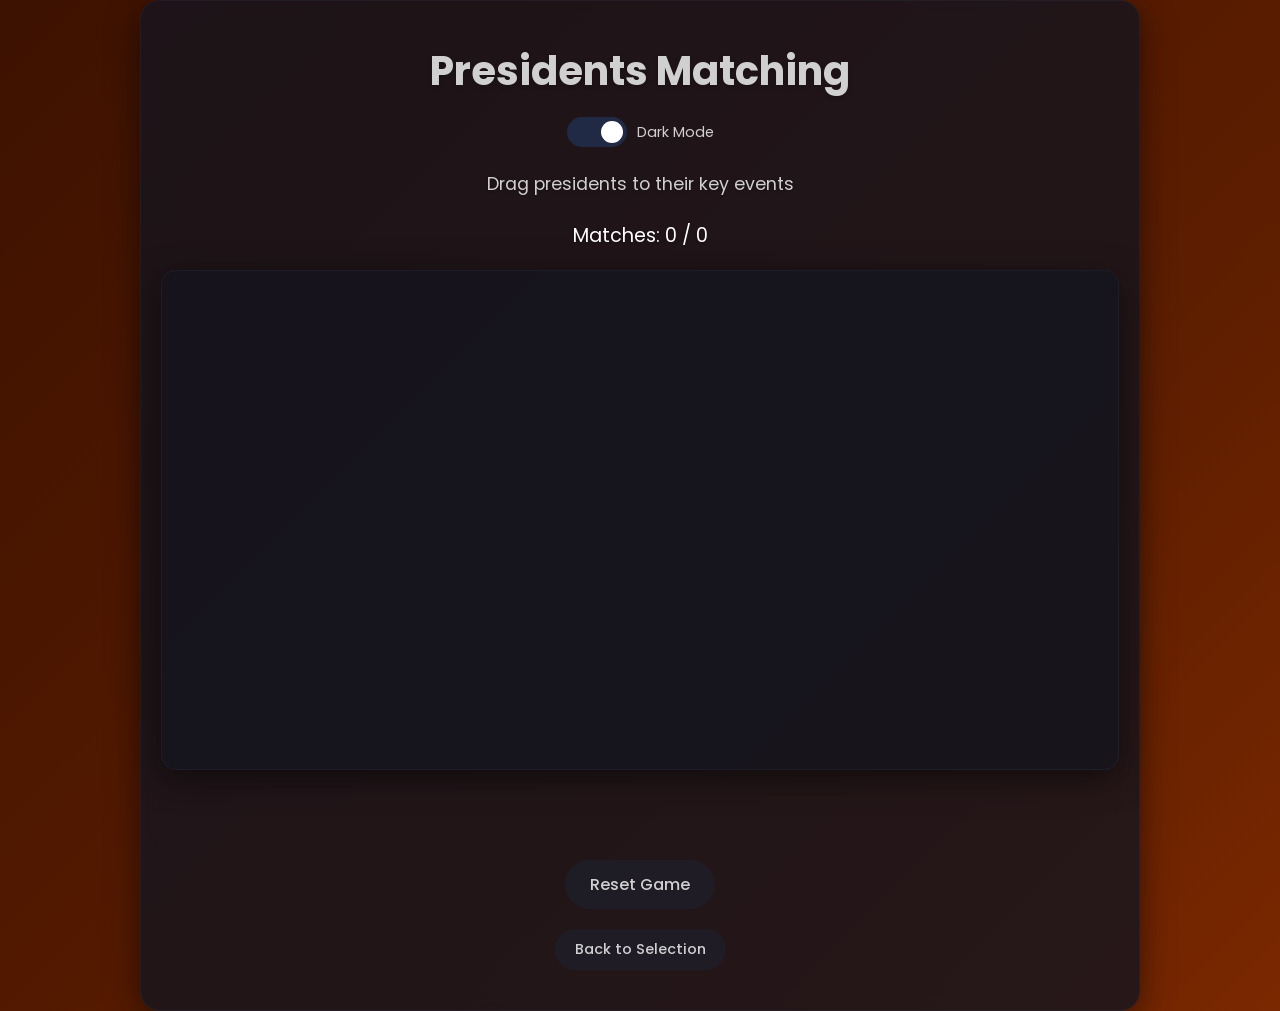
<file: match.html>
<!DOCTYPE html>
<html lang="en">
<head>
    <meta charset="UTF-8">
    <meta name="viewport" content="width=device-width, initial-scale=1.0">
    <title>Matching Game - APUSH Final Mastery</title>
    <link href="https://fonts.googleapis.com/css2?family=Poppins:wght@300;400;500;600;700&display=swap" rel="stylesheet">
    <link rel="stylesheet" href="shared.css">
    <style>
        * {
            margin: 0;
            padding: 0;
            box-sizing: border-box;
            font-family: 'Poppins', sans-serif;
        }
        
        body {
            min-height: 100vh;
            display: flex;
            justify-content: center;
            align-items: center;
            overflow-x: hidden;
            background-size: 400% 400%;
            animation: gradientBG 15s ease infinite;
        }
        
        body.presidents-mode {
            background: linear-gradient(-45deg, #ff9800, #f57c00, #ff7043, #ffab91);
        }
        
        body.events-mode {
            background: linear-gradient(-45deg, #1a237e, #0d47a1, #2196f3, #bbdefb);
        }
        
        @keyframes gradientBG {
            0% {
                background-position: 0% 50%;
            }
            50% {
                background-position: 100% 50%;
            }
            100% {
                background-position: 0% 50%;
            }
        }
        
        .container {
            width: 90%;
            max-width: 1000px;
            text-align: center;
            padding: 40px 20px;
            background: rgba(255, 255, 255, 0.1);
            backdrop-filter: blur(10px);
            border-radius: 20px;
            box-shadow: 0 8px 32px rgba(0, 0, 0, 0.1);
            transition: all 0.5s ease;
        }
        
        h1 {
            color: white;
            font-size: 2.5rem;
            margin-bottom: 1rem;
            text-shadow: 0 2px 5px rgba(0, 0, 0, 0.2);
        }
        
        p {
            color: white;
            font-size: 1.1rem;
            margin-bottom: 1.5rem;
            text-shadow: 0 1px 3px rgba(0, 0, 0, 0.2);
        }
        
        .score-container {
            margin-bottom: 20px;
            color: white;
            font-size: 1.2rem;
            text-shadow: 0 1px 3px rgba(0, 0, 0, 0.2);
        }
        
        .game-area {
            position: relative;
            width: 100%;
            height: 500px;
            background: rgba(255, 255, 255, 0.1);
            border-radius: 15px;
            margin-bottom: 30px;
            overflow: hidden;
        }
        
        .card {
            position: absolute;
            width: 150px;
            height: auto;
            min-height: 80px;
            padding: 15px;
            background: rgba(255, 255, 255, 0.15);
            border-radius: 10px;
            cursor: move;
            user-select: none;
            transition: transform 0.3s ease, background 0.3s ease, border 0.3s ease, box-shadow 0.3s ease;
            color: white;
            text-align: center;
            border: 2px solid transparent;
            box-shadow: 0 4px 8px rgba(0, 0, 0, 0.1);
            z-index: 1;
            display: flex;
            justify-content: center;
            align-items: center;
            word-wrap: break-word;
            font-size: 14px;
        }
        
        .card.dragging {
            opacity: 0.8;
            z-index: 10;
            transform: scale(1.05);
            box-shadow: 0 10px 20px rgba(0, 0, 0, 0.2);
        }
        
        .card.matched {
            background: rgba(76, 175, 80, 0.3);
            border-color: rgba(76, 175, 80, 0.8);
            pointer-events: none;
            animation: fadeOut 1s ease forwards;
        }
        
        .card.wrong {
            background: rgba(244, 67, 54, 0.3);
            border-color: rgba(244, 67, 54, 0.8);
            animation: wrongMatch 0.5s ease;
        }
        
        @keyframes fadeOut {
            0% {
                opacity: 1;
                transform: scale(1);
            }
            50% {
                opacity: 0.5;
                transform: scale(0.9);
            }
            100% {
                opacity: 0;
                transform: scale(0);
            }
        }
        
        @keyframes wrongMatch {
            0% {
                transform: translateX(0);
            }
            25% {
                transform: translateX(-10px);
            }
            50% {
                transform: translateX(10px);
            }
            75% {
                transform: translateX(-5px);
            }
            100% {
                transform: translateX(0);
            }
        }
        
        .card-left {
            background: rgba(33, 150, 243, 0.3);
        }
        
        .card-right {
            background: rgba(255, 152, 0, 0.3);
        }
        
        .feedback {
            margin: 20px 0;
            padding: 15px;
            border-radius: 10px;
            color: white;
            font-size: 1.1rem;
            text-shadow: 0 1px 2px rgba(0, 0, 0, 0.2);
            opacity: 0;
            transition: opacity 0.3s ease;
        }
        
        .feedback.correct {
            background: rgba(76, 175, 80, 0.3);
            opacity: 1;
        }
        
        .button-container {
            display: flex;
            flex-wrap: wrap;
            justify-content: center;
            gap: 15px;
        }
        
        .reset-btn, .play-again-btn {
            padding: 12px 25px;
            background: rgba(255, 255, 255, 0.2);
            color: white;
            border: none;
            border-radius: 50px;
            font-size: 1rem;
            font-weight: 500;
            cursor: pointer;
            transition: all 0.3s ease;
            margin-top: 10px;
        }
        
        .reset-btn:hover, .play-again-btn:hover {
            background: rgba(255, 255, 255, 0.3);
            transform: translateY(-3px);
        }
        
        .back-btn {
            display: inline-block;
            padding: 10px 20px;
            background: rgba(255, 255, 255, 0.2);
            color: white;
            border: none;
            border-radius: 50px;
            font-size: 0.9rem;
            font-weight: 500;
            cursor: pointer;
            transition: all 0.3s ease;
            text-decoration: none;
            margin-top: 20px;
        }
        
        .back-btn:hover {
            background: rgba(255, 255, 255, 0.3);
        }
        
        /* Responsive styles */
        @media (max-width: 768px) {
            h1 {
                font-size: 1.8rem;
            }
            
            p {
                font-size: 0.9rem;
            }
            
            .game-area {
                height: 600px; /* Taller game area for mobile */
            }
            
            .card {
                width: 120px; /* Slightly smaller cards */
                min-height: 70px;
                padding: 10px;
                font-size: 12px;
            }
            
            .container {
                padding: 20px 10px;
            }
        }
        
        @media (max-width: 480px) {
            .game-area {
                height: 700px; /* Even taller for very small screens */
            }
            
            .card {
                width: 100px; /* Even smaller cards */
                min-height: 60px;
                padding: 8px;
                font-size: 11px;
            }
            
            .reset-btn, .play-again-btn {
                padding: 10px 20px;
                font-size: 0.9rem;
            }
        }
    </style>
</head>
<body>
    <div class="container">
        <h1 id="title">Matching Game</h1>
        <p id="subtitle">Drag and drop items to their matching pairs</p>
        
        <div class="score-container">
            Matches: <span id="matches">0</span> / <span id="total-matches">0</span>
        </div>
        
        <div class="game-area" id="game-area">
            <!-- Cards will be inserted here -->
        </div>
        
        <div class="feedback" id="feedback"></div>
        
        <div class="button-container">
            <button class="reset-btn" id="reset-btn">Reset Game</button>
            <button class="play-again-btn" id="play-again-btn" style="display: none;">Play Again</button>
        </div>
        
        <a href="#" class="back-btn" id="back-btn">Back to Selection</a>
    </div>

    <script src="theme.js"></script>
    <script>
        document.addEventListener('DOMContentLoaded', () => {
            // Get study type from localStorage
            const studyType = localStorage.getItem('studyType') || 'presidents';
            
            // Add appropriate class to body based on study type
            document.body.classList.add(studyType + '-mode');
            
            // Set back button href based on study type
            document.getElementById('back-btn').href = studyType + '.html';
            
            // Update title based on study type
            document.getElementById('title').textContent = studyType === 'presidents' ? 'Presidents Matching' : 'Pivotal Events Matching';
            
            // Update subtitle based on study type
            if (studyType === 'presidents') {
                document.getElementById('subtitle').textContent = 'Drag presidents to their key events';
            } else {
                document.getElementById('subtitle').textContent = 'Drag dates to their corresponding historical events';
            }
            
            // Get data based on study type
            const studyData = JSON.parse(localStorage.getItem(studyType + 'Data')) || [];
            
            let matches = 0;
            let currentDraggingElement = null;
            let matchedPairs = [];
            let numPairs = 6; // Number of pairs to use in the game
            let shuffledData = [];
            let totalMatches = 0;
            
            // Function to shuffle and prepare game data
            const prepareGameData = () => {
                // Reset game state
                matches = 0;
                document.getElementById('matches').textContent = '0';
                
                // Shuffle all data and get a subset for this game
                shuffledData = [...studyData]
                    .sort(() => Math.random() - 0.5)
                    .slice(0, numPairs);
                
                totalMatches = shuffledData.length;
                document.getElementById('total-matches').textContent = totalMatches;
                
                // Hide play again button, show reset button
                document.getElementById('play-again-btn').style.display = 'none';
                document.getElementById('reset-btn').style.display = 'inline-block';
                
                // Clear feedback
                const feedback = document.getElementById('feedback');
                feedback.className = 'feedback';
                feedback.textContent = '';
            };
            
            // Function to calculate grid layout based on screen size
            const calculateGridLayout = () => {
                const gameArea = document.getElementById('game-area');
                const gameWidth = gameArea.clientWidth;
                const gameHeight = gameArea.clientHeight;
                
                // Responsive card sizing
                let cardWidth = 150;
                let cardHeight = 100;
                
                // Adjust card size based on screen width
                if (window.innerWidth <= 768) {
                    cardWidth = 120;
                    cardHeight = 80;
                }
                if (window.innerWidth <= 480) {
                    cardWidth = 100;
                    cardHeight = 70;
                }
                
                // Calculate padding
                const padding = Math.max(10, Math.min(20, gameWidth * 0.05));
                
                // Calculate columns and rows based on available space
                const maxColumns = Math.floor((gameWidth - padding) / (cardWidth + padding));
                const columns = Math.min(maxColumns, 3); // Max 3 columns
                
                // Calculate how many rows we need
                const totalCards = numPairs * 2;
                const rows = Math.ceil(totalCards / columns);
                
                return {
                    columns,
                    rows,
                    cardWidth,
                    cardHeight,
                    padding,
                    totalCards
                };
            };
            
            // Function to create a grid layout for cards
            const createGridLayout = () => {
                const gameArea = document.getElementById('game-area');
                const grid = calculateGridLayout();
                
                // Create positions for cards in a grid layout
                const positions = [];
                
                // Calculate horizontal and vertical spacing
                const hSpacing = (gameArea.clientWidth - (grid.cardWidth * grid.columns)) / (grid.columns + 1);
                const vSpacing = (gameArea.clientHeight - (grid.cardHeight * grid.rows)) / (grid.rows + 1);
                
                // Generate positions based on the grid
                for (let row = 0; row < grid.rows; row++) {
                    for (let col = 0; col < grid.columns; col++) {
                        // Skip positions beyond what we need
                        if (positions.length >= grid.totalCards) break;
                        
                        const x = hSpacing + col * (grid.cardWidth + hSpacing);
                        const y = vSpacing + row * (grid.cardHeight + vSpacing);
                        
                        positions.push({ x, y });
                    }
                }
                
                // Shuffle positions
                return positions.sort(() => Math.random() - 0.5);
            };
            
            // Function to create cards
            const createCards = () => {
                const gameArea = document.getElementById('game-area');
                
                // Clear game area
                gameArea.innerHTML = '';
                
                // Get grid positions for all cards
                const positions = createGridLayout();
                
                // Grid settings for responsive cards
                const grid = calculateGridLayout();
                
                if (studyType === 'presidents') {
                    // For presidents: left = president name, right = event
                    shuffledData.forEach((item, index) => {
                        // Create left card (president name)
                        const leftCard = document.createElement('div');
                        leftCard.className = 'card card-left';
                        leftCard.textContent = item.name;
                        leftCard.dataset.id = index;
                        leftCard.dataset.type = 'left';
                        leftCard.style.width = `${grid.cardWidth}px`;
                        leftCard.style.left = `${positions[index*2].x}px`;
                        leftCard.style.top = `${positions[index*2].y}px`;
                        makeCardDraggable(leftCard);
                        gameArea.appendChild(leftCard);
                        
                        // Create right card (event)
                        const rightCard = document.createElement('div');
                        rightCard.className = 'card card-right';
                        rightCard.textContent = item.event;
                        rightCard.dataset.id = index;
                        rightCard.dataset.type = 'right';
                        rightCard.style.width = `${grid.cardWidth}px`;
                        rightCard.style.left = `${positions[index*2+1].x}px`;
                        rightCard.style.top = `${positions[index*2+1].y}px`;
                        makeCardDraggable(rightCard);
                        gameArea.appendChild(rightCard);
                    });
                } else {
                    // For events: left = year, right = event
                    shuffledData.forEach((item, index) => {
                        // Create left card (year)
                        const leftCard = document.createElement('div');
                        leftCard.className = 'card card-left';
                        leftCard.textContent = item.year;
                        leftCard.dataset.id = index;
                        leftCard.dataset.type = 'left';
                        leftCard.style.width = `${grid.cardWidth}px`;
                        leftCard.style.left = `${positions[index*2].x}px`;
                        leftCard.style.top = `${positions[index*2].y}px`;
                        makeCardDraggable(leftCard);
                        gameArea.appendChild(leftCard);
                        
                        // Create right card (event)
                        const rightCard = document.createElement('div');
                        rightCard.className = 'card card-right';
                        rightCard.textContent = item.event;
                        rightCard.dataset.id = index;
                        rightCard.dataset.type = 'right';
                        rightCard.style.width = `${grid.cardWidth}px`;
                        rightCard.style.left = `${positions[index*2+1].x}px`;
                        rightCard.style.top = `${positions[index*2+1].y}px`;
                        makeCardDraggable(rightCard);
                        gameArea.appendChild(rightCard);
                    });
                }
            };
            
            // Function to make a card draggable
            const makeCardDraggable = (card) => {
                let offsetX, offsetY;
                let startX, startY;
                
                const onMouseDown = (e) => {
                    // Skip if card is already matched
                    if (card.classList.contains('matched')) return;
                    
                    // Calculate offset
                    const rect = card.getBoundingClientRect();
                    offsetX = e.clientX - rect.left;
                    offsetY = e.clientY - rect.top;
                    
                    // Store starting position
                    startX = rect.left;
                    startY = rect.top;
                    
                    // Add dragging class
                    card.classList.add('dragging');
                    currentDraggingElement = card;
                    
                    // Add event listeners for dragging
                    document.addEventListener('mousemove', onMouseMove);
                    document.addEventListener('mouseup', onMouseUp);
                    
                    // Prevent default behavior
                    e.preventDefault();
                };
                
                const onMouseMove = (e) => {
                    const gameArea = document.getElementById('game-area');
                    const gameRect = gameArea.getBoundingClientRect();
                    
                    // Calculate new position within game area boundaries
                    let newX = e.clientX - gameRect.left - offsetX;
                    let newY = e.clientY - gameRect.top - offsetY;
                    
                    // Ensure card stays within game area
                    newX = Math.max(0, Math.min(newX, gameRect.width - parseInt(card.style.width)));
                    newY = Math.max(0, Math.min(newY, gameRect.height - card.offsetHeight));
                    
                    // Update position
                    card.style.left = `${newX}px`;
                    card.style.top = `${newY}px`;
                };
                
                const onMouseUp = () => {
                    // Remove dragging class
                    card.classList.remove('dragging');
                    
                    // Check for collision with matching card
                    checkCollision(card);
                    
                    // Remove event listeners
                    document.removeEventListener('mousemove', onMouseMove);
                    document.removeEventListener('mouseup', onMouseUp);
                    
                    currentDraggingElement = null;
                };
                
                const onTouchStart = (e) => {
                    // Skip if card is already matched
                    if (card.classList.contains('matched')) return;
                    
                    const touch = e.touches[0];
                    const rect = card.getBoundingClientRect();
                    
                    // Calculate offset
                    offsetX = touch.clientX - rect.left;
                    offsetY = touch.clientY - rect.top;
                    
                    // Store starting position
                    startX = rect.left;
                    startY = rect.top;
                    
                    // Add dragging class
                    card.classList.add('dragging');
                    currentDraggingElement = card;
                    
                    // Prevent default to avoid scrolling
                    e.preventDefault();
                };
                
                const onTouchMove = (e) => {
                    if (currentDraggingElement !== card) return;
                    
                    const touch = e.touches[0];
                    const gameArea = document.getElementById('game-area');
                    const gameRect = gameArea.getBoundingClientRect();
                    
                    // Calculate new position within game area boundaries
                    let newX = touch.clientX - gameRect.left - offsetX;
                    let newY = touch.clientY - gameRect.top - offsetY;
                    
                    // Ensure card stays within game area
                    newX = Math.max(0, Math.min(newX, gameRect.width - parseInt(card.style.width)));
                    newY = Math.max(0, Math.min(newY, gameRect.height - card.offsetHeight));
                    
                    // Update position
                    card.style.left = `${newX}px`;
                    card.style.top = `${newY}px`;
                    
                    // Prevent default to avoid scrolling
                    e.preventDefault();
                };
                
                const onTouchEnd = (e) => {
                    if (currentDraggingElement !== card) return;
                    
                    // Remove dragging class
                    card.classList.remove('dragging');
                    
                    // Check for collision with matching card
                    checkCollision(card);
                    
                    currentDraggingElement = null;
                    
                    // Prevent default
                    e.preventDefault();
                };
                
                // Add mouse events
                card.addEventListener('mousedown', onMouseDown);
                
                // Add touch events
                card.addEventListener('touchstart', onTouchStart, { passive: false });
                card.addEventListener('touchmove', onTouchMove, { passive: false });
                card.addEventListener('touchend', onTouchEnd, { passive: false });
            };
            
            // Function to check collision between cards
            const checkCollision = (card) => {
                const cardRect = card.getBoundingClientRect();
                const cardId = card.dataset.id;
                const cardType = card.dataset.type;
                
                // Find potential matching card (opposite type, same id)
                const matchingCard = document.querySelector(`.card[data-id="${cardId}"][data-type="${cardType === 'left' ? 'right' : 'left'}"]`);
                
                if (matchingCard && !matchingCard.classList.contains('matched')) {
                    const matchRect = matchingCard.getBoundingClientRect();
                    
                    // Check for collision
                    if (
                        cardRect.left < matchRect.right &&
                        cardRect.right > matchRect.left &&
                        cardRect.top < matchRect.bottom &&
                        cardRect.bottom > matchRect.top
                    ) {
                        // It's a match!
                        handleMatch(card, matchingCard);
                    } else {
                        // Check for collision with any wrong card
                        const wrongCard = checkWrongCollision(card, cardId, cardType);
                        if (wrongCard) {
                            handleWrongMatch(card, wrongCard);
                        }
                    }
                }
            };
            
            // Check collision with any wrong card
            const checkWrongCollision = (card, cardId, cardType) => {
                const cardRect = card.getBoundingClientRect();
                let collidedWrongCard = null;
                
                document.querySelectorAll(`.card[data-type="${cardType === 'left' ? 'right' : 'left'}"]`).forEach(otherCard => {
                    if (otherCard.dataset.id !== cardId && !otherCard.classList.contains('matched')) {
                        const otherRect = otherCard.getBoundingClientRect();
                        
                        if (
                            cardRect.left < otherRect.right &&
                            cardRect.right > otherRect.left &&
                            cardRect.top < otherRect.bottom &&
                            cardRect.bottom > otherRect.top
                        ) {
                            collidedWrongCard = otherCard;
                        }
                    }
                });
                
                return collidedWrongCard;
            };
            
            // Function to handle a successful match
            const handleMatch = (card1, card2) => {
                // Mark cards as matched
                card1.classList.add('matched');
                card2.classList.add('matched');
                
                // Update match count
                matches++;
                document.getElementById('matches').textContent = matches;
                
                // Show feedback
                const feedback = document.getElementById('feedback');
                feedback.className = 'feedback correct';
                feedback.textContent = 'Great match! ✓';
                
                // Animate feedback
                feedback.animate([
                    { opacity: 0, transform: 'translateY(-10px)' },
                    { opacity: 1, transform: 'translateY(0)' }
                ], {
                    duration: 300,
                    fill: 'forwards',
                    easing: 'ease-out'
                });
                
                // Check if game is complete
                if (matches === totalMatches) {
                    // Show completion message after cards fade out
                    setTimeout(() => {
                        document.getElementById('game-area').innerHTML = `
                            <div style="position: absolute; top: 50%; left: 50%; transform: translate(-50%, -50%); text-align: center;">
                                <h2 style="color: white; margin-bottom: 20px; font-size: 2rem;">Great Job!</h2>
                                <p style="color: white; font-size: 1.2rem;">
                                    You've successfully matched all items!
                                </p>
                            </div>
                        `;
                        
                        // Update feedback
                        feedback.textContent = 'You completed all matches! 🎉';
                        
                        // Show play again button, hide reset button
                        document.getElementById('reset-btn').style.display = 'none';
                        document.getElementById('play-again-btn').style.display = 'inline-block';
                    }, 1500);
                }
            };
            
            // Function to get available positions for cards
            const getAvailablePositions = () => {
                // Create a new set of positions while avoiding current matched cards
                const positions = createGridLayout();
                return positions;
            };
            
            // Function to handle an incorrect match
            const handleWrongMatch = (card1, card2) => {
                // Add wrong class temporarily
                card1.classList.add('wrong');
                card2.classList.add('wrong');
                
                // Remove wrong class after animation
                setTimeout(() => {
                    card1.classList.remove('wrong');
                    card2.classList.remove('wrong');
                    
                    // Get new positions for the cards
                    const newPositions = getAvailablePositions();
                    
                    // Move cards to new positions if available
                    if (newPositions.length >= 2) {
                        card1.style.left = `${newPositions[0].x}px`;
                        card1.style.top = `${newPositions[0].y}px`;
                        
                        card2.style.left = `${newPositions[1].x}px`;
                        card2.style.top = `${newPositions[1].y}px`;
                    } else {
                        // As a fallback, generate some random positions
                        const gameArea = document.getElementById('game-area');
                        const width = gameArea.clientWidth - parseInt(card1.style.width) - 20;
                        const height = gameArea.clientHeight - card1.offsetHeight - 20;
                        
                        // Ensure cards are placed in different halves of the game area
                        card1.style.left = `${Math.floor(Math.random() * (width/2)) + 10}px`;
                        card1.style.top = `${Math.floor(Math.random() * height) + 10}px`;
                        
                        card2.style.left = `${Math.floor(Math.random() * (width/2) + width/2) + 10}px`;
                        card2.style.top = `${Math.floor(Math.random() * height) + 10}px`;
                    }
                }, 500);
            };
            
            // Reset game
            const resetGame = () => {
                matches = 0;
                document.getElementById('matches').textContent = matches;
                
                document.getElementById('feedback').className = 'feedback';
                document.getElementById('feedback').textContent = '';
                
                createCards();
            };
            
            // Start a new game with different items
            const playAgain = () => {
                prepareGameData();
                createCards();
            };
            
            // Handle window resize
            window.addEventListener('resize', () => {
                if (matches < totalMatches) {
                    // Only rearrange cards if game is in progress
                    const positions = createGridLayout();
                    const grid = calculateGridLayout();
                    
                    // Update all non-matched cards with new positions
                    document.querySelectorAll('.card:not(.matched)').forEach((card, index) => {
                        card.style.width = `${grid.cardWidth}px`;
                        card.style.left = `${positions[index].x}px`;
                        card.style.top = `${positions[index].y}px`;
                    });
                }
            });
            
            // Initialize game
            prepareGameData();
            createCards();
            
            // Add event listener for reset button
            document.getElementById('reset-btn').addEventListener('click', resetGame);
            
            // Add event listener for play again button
            document.getElementById('play-again-btn').addEventListener('click', playAgain);
            
            // Add fade-in animation
            const container = document.querySelector('.container');
            container.style.opacity = '0';
            container.style.transition = 'opacity 0.8s ease';
            
            setTimeout(() => {
                container.style.opacity = '1';
            }, 200);
        });
    </script>
</body>
</html>
</file>
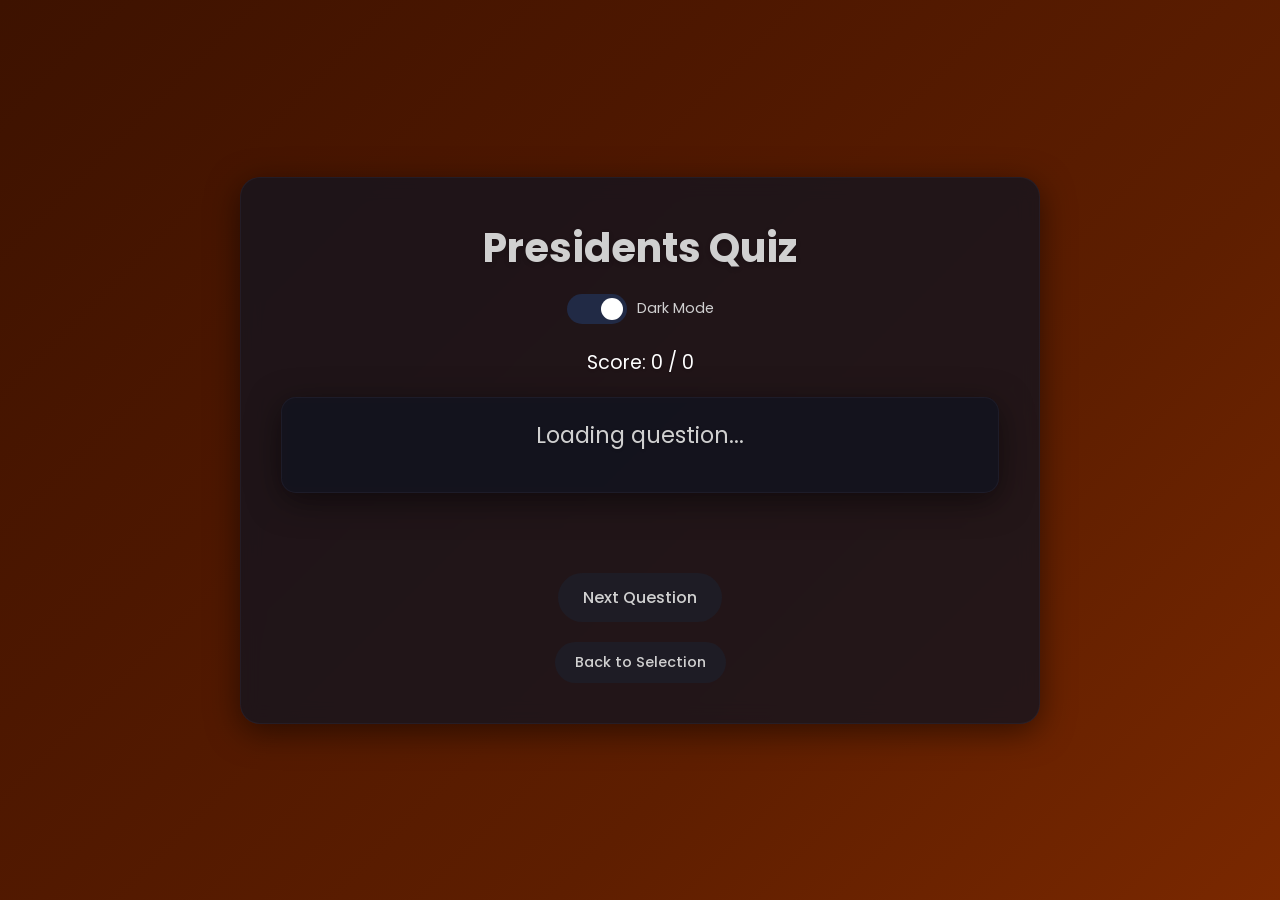
<file: mcq.html>
<!DOCTYPE html>
<html lang="en">
<head>
    <meta charset="UTF-8">
    <meta name="viewport" content="width=device-width, initial-scale=1.0">
    <title>Multiple Choice Quiz - APUSH Final Mastery</title>
    <link href="https://fonts.googleapis.com/css2?family=Poppins:wght@300;400;500;600;700&display=swap" rel="stylesheet">
    <link rel="stylesheet" href="shared.css">
    <style>
        * {
            margin: 0;
            padding: 0;
            box-sizing: border-box;
            font-family: 'Poppins', sans-serif;
        }
        
        body {
            min-height: 100vh;
            display: flex;
            justify-content: center;
            align-items: center;
            overflow-x: hidden;
            background-size: 400% 400%;
            animation: gradientBG 15s ease infinite;
        }
        
        body.presidents-mode {
            background: linear-gradient(-45deg, #ff9800, #f57c00, #ff7043, #ffab91);
        }
        
        body.events-mode {
            background: linear-gradient(-45deg, #1a237e, #0d47a1, #2196f3, #bbdefb);
        }
        
        @keyframes gradientBG {
            0% {
                background-position: 0% 50%;
            }
            50% {
                background-position: 100% 50%;
            }
            100% {
                background-position: 0% 50%;
            }
        }
        
        .container {
            width: 90%;
            max-width: 800px;
            text-align: center;
            padding: 40px;
            background: rgba(255, 255, 255, 0.1);
            backdrop-filter: blur(10px);
            border-radius: 20px;
            box-shadow: 0 8px 32px rgba(0, 0, 0, 0.1);
            transition: all 0.5s ease;
        }
        
        h1 {
            color: white;
            font-size: 2.5rem;
            margin-bottom: 1rem;
            text-shadow: 0 2px 5px rgba(0, 0, 0, 0.2);
        }
        
        .score-container {
            margin-bottom: 20px;
            color: white;
            font-size: 1.2rem;
            text-shadow: 0 1px 3px rgba(0, 0, 0, 0.2);
        }
        
        .question-container {
            margin-bottom: 30px;
            padding: 20px;
            background: rgba(255, 255, 255, 0.15);
            border-radius: 15px;
            box-shadow: 0 5px 15px rgba(0, 0, 0, 0.15);
            backdrop-filter: blur(5px);
        }
        
        .question {
            color: white;
            font-size: 1.4rem;
            margin-bottom: 20px;
            text-shadow: 0 1px 3px rgba(0, 0, 0, 0.2);
        }
        
        .options-container {
            display: grid;
            grid-template-columns: 1fr;
            gap: 15px;
        }
        
        .option {
            padding: 15px;
            background: rgba(255, 255, 255, 0.15);
            border-radius: 10px;
            cursor: pointer;
            transition: all 0.3s ease;
            color: white;
            text-align: left;
            display: flex;
            align-items: center;
            border: 2px solid transparent;
        }
        
        .option:hover {
            background: rgba(255, 255, 255, 0.25);
            transform: translateY(-3px);
            box-shadow: 0 5px 10px rgba(0, 0, 0, 0.1);
        }
        
        .option.correct {
            background: rgba(76, 175, 80, 0.3);
            border-color: rgba(76, 175, 80, 0.8);
            pointer-events: none;
        }
        
        .option.wrong {
            background: rgba(244, 67, 54, 0.3);
            border-color: rgba(244, 67, 54, 0.8);
            pointer-events: none;
        }
        
        .option-letter {
            width: 30px;
            height: 30px;
            min-width: 30px; /* Prevents shrinking */
            min-height: 30px; /* Prevents shrinking */
            background: rgba(255, 255, 255, 0.2);
            border-radius: 50%;
            display: flex;
            justify-content: center;
            align-items: center;
            margin-right: 15px;
            font-weight: 500;
            flex-shrink: 0; /* Prevents shrinking */
        }
        
        .option-text {
            flex: 1; /* Takes remaining space */
            word-break: break-word; /* Allows text to wrap nicely */
        }
        
        .feedback {
            margin: 20px 0;
            padding: 15px;
            border-radius: 10px;
            color: white;
            font-size: 1.1rem;
            text-shadow: 0 1px 2px rgba(0, 0, 0, 0.2);
            opacity: 0;
            transition: opacity 0.3s ease;
        }
        
        .feedback.correct {
            background: rgba(76, 175, 80, 0.3);
            opacity: 1;
        }
        
        .feedback.wrong {
            background: rgba(244, 67, 54, 0.3);
            opacity: 1;
        }
        
        .controls {
            display: flex;
            justify-content: center;
            gap: 20px;
            margin-top: 20px;
        }
        
        .control-btn {
            padding: 12px 25px;
            background: rgba(255, 255, 255, 0.2);
            color: white;
            border: none;
            border-radius: 50px;
            font-size: 1rem;
            font-weight: 500;
            cursor: pointer;
            transition: all 0.3s ease;
        }
        
        .control-btn:hover {
            background: rgba(255, 255, 255, 0.3);
            transform: translateY(-3px);
        }
        
        .back-btn {
            display: inline-block;
            padding: 10px 20px;
            background: rgba(255, 255, 255, 0.2);
            color: white;
            border: none;
            border-radius: 50px;
            font-size: 0.9rem;
            font-weight: 500;
            cursor: pointer;
            transition: all 0.3s ease;
            text-decoration: none;
            margin-top: 20px;
        }
        
        .back-btn:hover {
            background: rgba(255, 255, 255, 0.3);
        }
        
        /* Mobile responsive styles */
        @media (max-width: 768px) {
            h1 {
                font-size: 2rem;
            }
            
            .question {
                font-size: 1.2rem;
            }
            
            .option {
                padding: 12px 10px;
                align-items: flex-start;
            }
            
            .option-letter {
                width: 28px;
                height: 28px;
                min-width: 28px;
                min-height: 28px;
                margin-right: 10px;
                font-size: 0.9rem;
            }
            
            .container {
                padding: 30px 20px;
            }
        }
        
        @media (max-width: 480px) {
            h1 {
                font-size: 1.8rem;
            }
            
            .option-letter {
                width: 26px;
                height: 26px;
                min-width: 26px;
                min-height: 26px;
                margin-right: 8px;
                font-size: 0.8rem;
            }
            
            .question {
                font-size: 1.1rem;
            }
            
            .container {
                padding: 25px 15px;
            }
        }
    </style>
</head>
<body>
    <div class="container">
        <h1 id="title">Multiple Choice Quiz</h1>
        
        <div class="score-container">
            Score: <span id="score">0</span> / <span id="total">0</span>
        </div>
        
        <div class="question-container">
            <div class="question" id="question">Loading question...</div>
            
            <div class="options-container" id="options">
                <!-- Options will be inserted here -->
            </div>
        </div>
        
        <div class="feedback" id="feedback"></div>
        
        <div class="controls">
            <button class="control-btn" id="next-btn">Next Question</button>
        </div>
        
        <a href="#" class="back-btn" id="back-btn">Back to Selection</a>
    </div>

    <script src="theme.js"></script>
    <script>
        document.addEventListener('DOMContentLoaded', () => {
            // Get study type from localStorage
            const studyType = localStorage.getItem('studyType') || 'presidents';
            
            // Add appropriate class to body based on study type
            document.body.classList.add(studyType + '-mode');
            
            // Set back button href based on study type
            document.getElementById('back-btn').href = studyType + '.html';
            
            // Update title based on study type
            document.getElementById('title').textContent = studyType === 'presidents' ? 'Presidents Quiz' : 'Pivotal Events Quiz';
            
            // Get data based on study type
            const studyData = JSON.parse(localStorage.getItem(studyType + 'Data')) || [];
            
            let score = 0;
            let currentQuestion = null;
            let questionCount = 0;
            const totalQuestions = 10;
            
            // Function to generate a random question
            const generateQuestion = () => {
                // Reset feedback
                document.getElementById('feedback').className = 'feedback';
                document.getElementById('feedback').textContent = '';
                
                // Enable all options
                document.querySelectorAll('.option').forEach(option => {
                    option.classList.remove('correct', 'wrong');
                    option.style.pointerEvents = 'auto';
                });
                
                // Generate a random index
                const randomIndex = Math.floor(Math.random() * studyData.length);
                const correctAnswer = studyData[randomIndex];
                
                let questionText = '';
                let options = [];
                
                if (studyType === 'presidents') {
                    // Generate a random question type (1: name->event, 2: event->name, 3: years->name)
                    const questionType = Math.floor(Math.random() * 3) + 1;
                    
                    if (questionType === 1) {
                        questionText = `Which significant event is associated with ${correctAnswer.name}'s presidency?`;
                        options.push({ text: correctAnswer.event, correct: true });
                        
                        // Get 3 wrong answers
                        while (options.length < 4) {
                            const randomWrongIndex = Math.floor(Math.random() * studyData.length);
                            if (randomWrongIndex !== randomIndex) {
                                const wrongOption = { text: studyData[randomWrongIndex].event, correct: false };
                                // Check if this option is already in the array
                                if (!options.some(opt => opt.text === wrongOption.text)) {
                                    options.push(wrongOption);
                                }
                            }
                        }
                    } else if (questionType === 2) {
                        questionText = `Which president is associated with: ${correctAnswer.event}?`;
                        options.push({ text: correctAnswer.name, correct: true });
                        
                        // Get 3 wrong answers
                        while (options.length < 4) {
                            const randomWrongIndex = Math.floor(Math.random() * studyData.length);
                            if (randomWrongIndex !== randomIndex) {
                                const wrongOption = { text: studyData[randomWrongIndex].name, correct: false };
                                // Check if this option is already in the array
                                if (!options.some(opt => opt.text === wrongOption.text)) {
                                    options.push(wrongOption);
                                }
                            }
                        }
                    } else {
                        questionText = `Which president served during ${correctAnswer.years}?`;
                        options.push({ text: correctAnswer.name, correct: true });
                        
                        // Get 3 wrong answers
                        while (options.length < 4) {
                            const randomWrongIndex = Math.floor(Math.random() * studyData.length);
                            if (randomWrongIndex !== randomIndex) {
                                const wrongOption = { text: studyData[randomWrongIndex].name, correct: false };
                                // Check if this option is already in the array
                                if (!options.some(opt => opt.text === wrongOption.text)) {
                                    options.push(wrongOption);
                                }
                            }
                        }
                    }
                } else {
                    // For events, generate random question type (1: date->event, 2: event->date)
                    const questionType = Math.floor(Math.random() * 2) + 1;
                    
                    if (questionType === 1) {
                        questionText = `What major event occurred in ${correctAnswer.year}?`;
                        options.push({ text: correctAnswer.event, correct: true });
                        
                        // Get 3 wrong answers
                        while (options.length < 4) {
                            const randomWrongIndex = Math.floor(Math.random() * studyData.length);
                            if (randomWrongIndex !== randomIndex) {
                                const wrongOption = { text: studyData[randomWrongIndex].event, correct: false };
                                // Check if this option is already in the array
                                if (!options.some(opt => opt.text === wrongOption.text)) {
                                    options.push(wrongOption);
                                }
                            }
                        }
                    } else {
                        questionText = `When did the following event occur: ${correctAnswer.event}?`;
                        options.push({ text: correctAnswer.year, correct: true });
                        
                        // Get 3 wrong answers
                        while (options.length < 4) {
                            const randomWrongIndex = Math.floor(Math.random() * studyData.length);
                            if (randomWrongIndex !== randomIndex) {
                                const wrongOption = { text: studyData[randomWrongIndex].year, correct: false };
                                // Check if this option is already in the array
                                if (!options.some(opt => opt.text === wrongOption.text)) {
                                    options.push(wrongOption);
                                }
                            }
                        }
                    }
                }
                
                // Shuffle options
                options.sort(() => Math.random() - 0.5);
                
                // Update question text
                document.getElementById('question').textContent = questionText;
                
                // Clear and populate options
                const optionsContainer = document.getElementById('options');
                optionsContainer.innerHTML = '';
                
                // Add letter to each option (A, B, C, D)
                const letters = ['A', 'B', 'C', 'D'];
                
                options.forEach((option, index) => {
                    const optionElement = document.createElement('div');
                    optionElement.className = 'option';
                    optionElement.innerHTML = `
                        <div class="option-letter">${letters[index]}</div>
                        <div class="option-text">${option.text}</div>
                    `;
                    
                    // Add event listener for option selection
                    optionElement.addEventListener('click', () => selectOption(optionElement, option.correct));
                    
                    optionsContainer.appendChild(optionElement);
                });
                
                // Update current question
                currentQuestion = {
                    text: questionText,
                    options: options,
                    correctAnswer: correctAnswer
                };
                
                // Update question count and total
                questionCount++;
                document.getElementById('total').textContent = questionCount;
            };
            
            // Function to handle option selection
            const selectOption = (optionElement, isCorrect) => {
                // Disable all options
                document.querySelectorAll('.option').forEach(option => {
                    option.style.pointerEvents = 'none';
                });
                
                const feedback = document.getElementById('feedback');
                
                if (isCorrect) {
                    // Mark as correct
                    optionElement.classList.add('correct');
                    
                    // Show correct feedback
                    feedback.className = 'feedback correct';
                    feedback.textContent = 'Correct! ✓';
                    
                    // Update score
                    score++;
                    document.getElementById('score').textContent = score;
                } else {
                    // Mark as wrong
                    optionElement.classList.add('wrong');
                    
                    // Show wrong feedback
                    feedback.className = 'feedback wrong';
                    feedback.textContent = 'Incorrect! ✗';
                    
                    // Highlight the correct answer
                    document.querySelectorAll('.option').forEach((option, index) => {
                        if (currentQuestion.options[index].correct) {
                            option.classList.add('correct');
                        }
                    });
                }
                
                // Animate feedback
                feedback.animate([
                    { opacity: 0, transform: 'translateY(-10px)' },
                    { opacity: 1, transform: 'translateY(0)' }
                ], {
                    duration: 300,
                    fill: 'forwards',
                    easing: 'ease-out'
                });
            };
            
            // Function to handle next question button
            document.getElementById('next-btn').addEventListener('click', () => {
                if (questionCount < totalQuestions) {
                    generateQuestion();
                } else {
                    // Show final score
                    document.querySelector('.question-container').innerHTML = `
                        <div class="question">
                            Quiz Complete!
                        </div>
                        <p style="color: white; margin-top: 20px;">
                            You scored ${score} out of ${totalQuestions}!
                        </p>
                        <p style="color: white; margin-top: 10px;">
                            ${score === totalQuestions ? 'Perfect score! Great job!' : 
                              score >= totalQuestions * 0.8 ? 'Excellent work!' : 
                              score >= totalQuestions * 0.6 ? 'Good job!' : 
                              'Keep studying, you can do better!'}
                        </p>
                    `;
                    
                    // Hide feedback and next button
                    document.getElementById('feedback').style.display = 'none';
                    document.getElementById('next-btn').textContent = 'Restart Quiz';
                    document.getElementById('next-btn').addEventListener('click', () => {
                        location.reload();
                    }, { once: true });
                }
            });
            
            // Start the quiz
            generateQuestion();
            
            // Add fade-in animation
            const container = document.querySelector('.container');
            container.style.opacity = '0';
            container.style.transition = 'opacity 0.8s ease';
            
            
            setTimeout(() => {
                container.style.opacity = '1';
            }, 200);
        });
    </script>
</body>
</html>
</file>
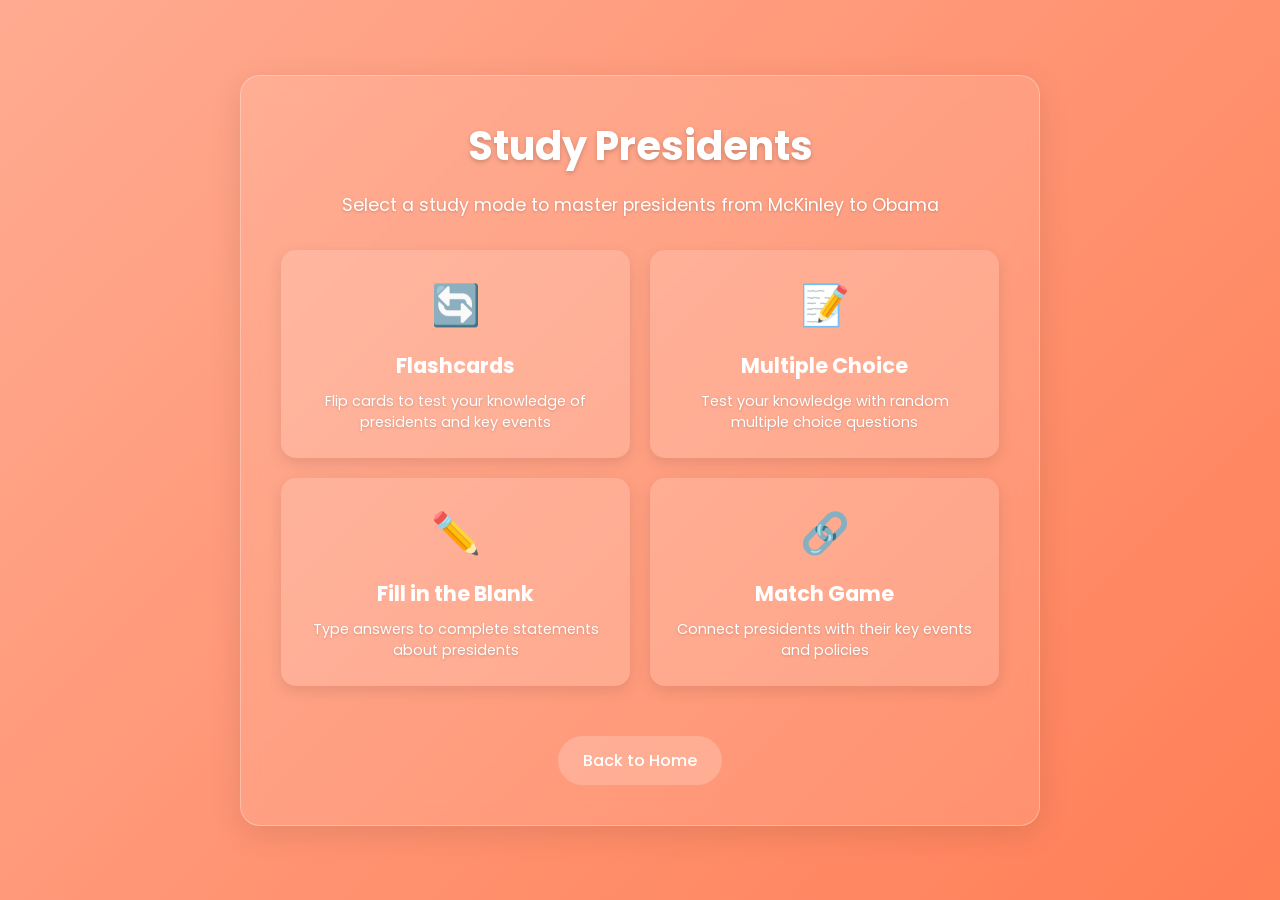
<file: presidents.html>
<!DOCTYPE html>
<html lang="en">
<head>
    <meta charset="UTF-8">
    <meta name="viewport" content="width=device-width, initial-scale=1.0">
    <title>Study Presidents - APUSH Final Mastery</title>
    <link href="https://fonts.googleapis.com/css2?family=Poppins:wght@300;400;500;600;700&display=swap" rel="stylesheet">
    <link rel="stylesheet" href="shared.css">
    <style>
        * {
            margin: 0;
            padding: 0;
            box-sizing: border-box;
            font-family: 'Poppins', sans-serif;
        }
        
        body {
            min-height: 100vh;
            display: flex;
            justify-content: center;
            align-items: center;
            overflow-x: hidden;
            background: linear-gradient(-45deg, #ff9800, #f57c00, #ff7043, #ffab91);
            background-size: 400% 400%;
            animation: gradientBG 15s ease infinite;
        }
        
        @keyframes gradientBG {
            0% {
                background-position: 0% 50%;
            }
            50% {
                background-position: 100% 50%;
            }
            100% {
                background-position: 0% 50%;
            }
        }
        
        .container {
            width: 90%;
            max-width: 800px;
            text-align: center;
            padding: 40px;
            background: rgba(255, 255, 255, 0.1);
            backdrop-filter: blur(10px);
            border-radius: 20px;
            box-shadow: 0 8px 32px rgba(0, 0, 0, 0.1);
            transition: all 0.5s ease;
        }
        
        h1 {
            color: white;
            font-size: 2.5rem;
            margin-bottom: 1rem;
            text-shadow: 0 2px 5px rgba(0, 0, 0, 0.2);
        }
        
        p {
            color: white;
            font-size: 1.1rem;
            margin-bottom: 2rem;
            text-shadow: 0 1px 3px rgba(0, 0, 0, 0.2);
        }
        
        .modes-container {
            display: grid;
            grid-template-columns: repeat(auto-fit, minmax(300px, 1fr));
            gap: 20px;
            margin-bottom: 30px;
        }
        
        .mode-card {
            background: rgba(255, 255, 255, 0.15);
            border-radius: 15px;
            padding: 25px;
            cursor: pointer;
            transition: all 0.3s ease;
            box-shadow: 0 5px 15px rgba(0, 0, 0, 0.1);
            display: flex;
            flex-direction: column;
            align-items: center;
        }
        
        .mode-card:hover {
            transform: translateY(-5px);
            box-shadow: 0 10px 20px rgba(0, 0, 0, 0.15);
            background: rgba(255, 255, 255, 0.25);
        }
        
        .mode-card h3 {
            color: white;
            margin-bottom: 10px;
            font-size: 1.3rem;
        }
        
        .mode-card p {
            font-size: 0.9rem;
            margin-bottom: 0;
        }
        
        .mode-icon {
            font-size: 2.5rem;
            margin-bottom: 15px;
            color: white;
        }
        
        .back-btn {
            display: inline-block;
            padding: 12px 25px;
            background: rgba(255, 255, 255, 0.2);
            color: white;
            border: none;
            border-radius: 50px;
            font-size: 1rem;
            font-weight: 500;
            cursor: pointer;
            transition: all 0.3s ease;
            text-decoration: none;
            margin-top: 20px;
        }
        
        .back-btn:hover {
            background: rgba(255, 255, 255, 0.3);
            transform: translateY(-3px);
        }
        
        @media (max-width: 600px) {
            h1 {
                font-size: 2rem;
            }
            
            .modes-container {
                grid-template-columns: 1fr;
            }
        }
    </style>
</head>
<body>
    <div class="container">
        <h1>Study Presidents</h1>
        <p>Select a study mode to master presidents from McKinley to Obama</p>
        
        <div class="modes-container">
            <div class="mode-card" onclick="startMode('flashcards')">
                <div class="mode-icon">🔄</div>
                <h3>Flashcards</h3>
                <p>Flip cards to test your knowledge of presidents and key events</p>
            </div>
            
            <div class="mode-card" onclick="startMode('mcq')">
                <div class="mode-icon">📝</div>
                <h3>Multiple Choice</h3>
                <p>Test your knowledge with random multiple choice questions</p>
            </div>
            
            <div class="mode-card" onclick="startMode('fillblank')">
                <div class="mode-icon">✏️</div>
                <h3>Fill in the Blank</h3>
                <p>Type answers to complete statements about presidents</p>
            </div>
            
            <div class="mode-card" onclick="startMode('match')">
                <div class="mode-icon">🔗</div>
                <h3>Match Game</h3>
                <p>Connect presidents with their key events and policies</p>
            </div>
        </div>
        
        <a href="index.html" class="back-btn">Back to Home</a>
    </div>

    <script>
        // President data - from McKinley to Obama
        const presidentsData = [
            {
                name: "William McKinley",
                party: "Republican",
                event: "Spanish-American War, Annexation of Hawaii",
                years: "1897-1901"
            },
            {
                name: "Theodore Roosevelt",
                party: "Republican",
                event: "Square Deal, Panama Canal, Trust-Busting",
                years: "1901-1909"
            },
            {
                name: "William Howard Taft",
                party: "Republican",
                event: "Dollar Diplomacy, Trust-Busting",
                years: "1909-1913"
            },
            {
                name: "Woodrow Wilson",
                party: "Democratic",
                event: "World War I, League of Nations, Federal Reserve",
                years: "1913-1921"
            },
            {
                name: "Warren G. Harding",
                party: "Republican",
                event: "Teapot Dome Scandal, Return to Normalcy",
                years: "1921-1923"
            },
            {
                name: "Calvin Coolidge",
                party: "Republican",
                event: "Roaring Twenties, Business Prosperity",
                years: "1923-1929"
            },
            {
                name: "Herbert Hoover",
                party: "Republican",
                event: "Stock Market Crash, Start of Great Depression",
                years: "1929-1933"
            },
            {
                name: "Franklin D. Roosevelt",
                party: "Democratic",
                event: "New Deal, World War II, Great Depression",
                years: "1933-1945"
            },
            {
                name: "Harry S. Truman",
                party: "Democratic",
                event: "Atomic Bombs, NATO, Cold War Begins",
                years: "1945-1953"
            },
            {
                name: "Dwight D. Eisenhower",
                party: "Republican",
                event: "Interstate Highway System, Civil Rights Acts",
                years: "1953-1961"
            },
            {
                name: "John F. Kennedy",
                party: "Democratic",
                event: "Cuban Missile Crisis, Space Race, Peace Corps",
                years: "1961-1963"
            },
            {
                name: "Lyndon B. Johnson",
                party: "Democratic",
                event: "Great Society, Civil Rights Act, Vietnam War",
                years: "1963-1969"
            },
            {
                name: "Richard Nixon",
                party: "Republican",
                event: "Watergate Scandal, Détente with China, EPA",
                years: "1969-1974"
            },
            {
                name: "Gerald Ford",
                party: "Republican",
                event: "Nixon Pardon, End of Vietnam War",
                years: "1974-1977"
            },
            {
                name: "Jimmy Carter",
                party: "Democratic",
                event: "Camp David Accords, Iran Hostage Crisis",
                years: "1977-1981"
            },
            {
                name: "Ronald Reagan",
                party: "Republican",
                event: "Reaganomics, End of Cold War, Star Wars",
                years: "1981-1989"
            },
            {
                name: "George H. W. Bush",
                party: "Republican",
                event: "Gulf War, Berlin Wall Falls, NAFTA Negotiation",
                years: "1989-1993"
            },
            {
                name: "Bill Clinton",
                party: "Democratic",
                event: "Budget Surplus, NAFTA, Impeachment",
                years: "1993-2001"
            },
            {
                name: "George W. Bush",
                party: "Republican",
                event: "9/11, War on Terror, No Child Left Behind",
                years: "2001-2009"
            },
            {
                name: "Barack Obama",
                party: "Democratic",
                event: "Affordable Care Act, Great Recession Recovery",
                years: "2009-2017"
            }
        ];

        // Save presidents data to localStorage for use in study modes
        localStorage.setItem('presidentsData', JSON.stringify(presidentsData));
        
        function startMode(mode) {
            // Set study type to presidents
            localStorage.setItem('studyType', 'presidents');
            
            // Navigate to the appropriate mode page
            switch(mode) {
                case 'flashcards':
                    window.location.href = 'flashcards.html';
                    break;
                case 'mcq':
                    window.location.href = 'mcq.html';
                    break;
                case 'fillblank':
                    window.location.href = 'fillintheblank.html';
                    break;
                case 'match':
                    window.location.href = 'match.html';
                    break;
            }
        }
        
        document.addEventListener('DOMContentLoaded', () => {
            // Add fade-in animation
            const container = document.querySelector('.container');
            container.style.opacity = '0';
            container.style.transition = 'opacity 0.8s ease';
            
            setTimeout(() => {
                container.style.opacity = '1';
            }, 200);
            
            // Add subtle parallax effect
            document.addEventListener('mousemove', (e) => {
                const x = e.clientX / window.innerWidth;
                const y = e.clientY / window.innerHeight;
                
                document.querySelectorAll('.mode-card').forEach(card => {
                    const depth = 15;
                    const moveX = (x - 0.5) * depth;
                    const moveY = (y - 0.5) * depth;
                    
                    card.style.transform = `translateX(${moveX}px) translateY(${moveY}px)`;
                });
            });
        });
    </script>
</body>
</html>
</file>
<file: shared.css>
/* Common Variables */
:root {
    /* Light Mode Variables */
    --primary-bg-light-presidents: linear-gradient(-45deg, #ff9800, #f57c00, #ff7043, #ffab91);
    --primary-bg-light-events: linear-gradient(-45deg, #1a237e, #0d47a1, #2196f3, #bbdefb);
    --card-bg-light: rgba(255, 255, 255, 0.25);
    --card-bg-light-hover: rgba(255, 255, 255, 0.35);
    --text-color-light: white;
    --btn-bg-light: rgba(255, 255, 255, 0.3);
    --input-bg-light: rgba(255, 255, 255, 0.3);
    --input-border-light: rgba(255, 255, 255, 0.5);
    --card-shadow-light: 0 8px 32px rgba(0, 0, 0, 0.15);
    --card-border-light: 1px solid rgba(255, 255, 255, 0.3);
    
    /* Dark Mode Variables - Dark Navy/Orange/Gray Theme */
    --primary-bg-dark-presidents: linear-gradient(-45deg, #7a2800, #5e1e00, #4d1700, #3d1200);
    --primary-bg-dark-events: linear-gradient(-45deg, #000320, #041035, #061b4a, #091e54);
    --card-bg-dark: rgba(20, 20, 30, 0.8);
    --card-bg-dark-hover: rgba(30, 30, 40, 0.8);
    --text-color-dark: #d0d0d0;
    --btn-bg-dark: rgba(30, 30, 40, 0.8);
    --input-bg-dark: rgba(25, 25, 35, 0.8);
    --input-border-dark: rgba(50, 50, 70, 0.5);
    --card-shadow-dark: 0 8px 32px rgba(0, 0, 0, 0.5);
    --card-border-dark: 1px solid rgba(50, 50, 70, 0.3);
    
    /* Feedback and Status Colors */
    --correct-bg-light: rgba(76, 175, 80, 0.3);
    --correct-border-light: rgba(76, 175, 80, 0.8);
    --correct-bg-dark: rgba(40, 80, 40, 0.5);
    --correct-border-dark: rgba(60, 120, 60, 0.8);
    
    --wrong-bg-light: rgba(244, 67, 54, 0.3);
    --wrong-border-light: rgba(244, 67, 54, 0.8);
    --wrong-bg-dark: rgba(80, 40, 40, 0.5);
    --wrong-border-dark: rgba(120, 60, 60, 0.8);
}

/* Theme Switch Styles */
.theme-switch-wrapper {
    display: flex;
    align-items: center;
    justify-content: center;
    margin-bottom: 1.5rem;
}

.theme-switch {
    display: inline-block;
    height: 30px;
    position: relative;
    width: 60px;
    margin-right: 10px;
}

.theme-switch input {
    display: none;
}

.slider {
    background-color: rgba(255, 255, 255, 0.3);
    bottom: 0;
    cursor: pointer;
    left: 0;
    position: absolute;
    right: 0;
    top: 0;
    transition: .4s;
}

.slider:before {
    background-color: white;
    bottom: 4px;
    content: "";
    height: 22px;
    left: 4px;
    position: absolute;
    transition: .4s;
    width: 22px;
}

input:checked + .slider {
    background-color: #212a45;
}

input:checked + .slider:before {
    transform: translateX(30px);
}

.slider.round {
    border-radius: 34px;
}

.slider.round:before {
    border-radius: 50%;
}

.theme-label {
    color: var(--text-color-light);
    font-size: 0.9rem;
    transition: color 0.5s ease;
}

body.dark-mode .theme-label {
    color: var(--text-color-dark);
}

/* Common Dark Mode Transformations */
body.presidents-mode {
    background: var(--primary-bg-light-presidents);
    background-size: 400% 400%;
    animation: gradientBG 15s ease infinite;
    transition: background 0.5s ease;
}

body.events-mode {
    background: var(--primary-bg-light-events);
    background-size: 400% 400%;
    animation: gradientBG 15s ease infinite;
    transition: background 0.5s ease;
}

body.dark-mode.presidents-mode {
    background: var(--primary-bg-dark-presidents);
}

body.dark-mode.events-mode {
    background: var(--primary-bg-dark-events);
}

.container, .question-container, .flashcard-container, .game-area, .match-game-container {
    background: var(--card-bg-light);
    box-shadow: var(--card-shadow-light);
    border: var(--card-border-light);
    transition: background 0.5s ease, box-shadow 0.5s ease;
}

body.dark-mode .container, 
body.dark-mode .question-container, 
body.dark-mode .flashcard-container, 
body.dark-mode .game-area, 
body.dark-mode .match-game-container {
    background: var(--card-bg-dark);
    box-shadow: var(--card-shadow-dark);
    border: var(--card-border-dark);
}

h1, h2, h3, p, .question, .option, .card, .flashcard-front h2, .flashcard-back h2 {
    color: var(--text-color-light);
    transition: color 0.5s ease;
}

body.dark-mode h1, 
body.dark-mode h2, 
body.dark-mode h3, 
body.dark-mode p, 
body.dark-mode .question, 
body.dark-mode .option, 
body.dark-mode .card, 
body.dark-mode .flashcard-front h2, 
body.dark-mode .flashcard-back h2 {
    color: var(--text-color-dark);
}

.btn, .nav-btn, .control-btn, .back-btn, .reset-btn {
    background: var(--btn-bg-light);
    color: var(--text-color-light);
    transition: background 0.3s ease, color 0.3s ease;
}

body.dark-mode .btn, 
body.dark-mode .nav-btn, 
body.dark-mode .control-btn, 
body.dark-mode .back-btn, 
body.dark-mode .reset-btn {
    background: var(--btn-bg-dark);
    color: var(--text-color-dark);
}
/* Fix for MCQ option circles to ensure they remain circular */
.option-letter {
    width: 30px;
    height: 30px;
    min-width: 30px; /* Prevents shrinking */
    min-height: 30px; /* Prevents shrinking */
    background: rgba(255, 255, 255, 0.2);
    border-radius: 50%;
    display: flex;
    justify-content: center;
    align-items: center;
    margin-right: 15px;
    font-weight: 500;
    flex-shrink: 0; /* Prevents shrinking */
}

/* For mobile devices */
@media (max-width: 768px) {
    .option-letter {
        width: 28px;
        height: 28px;
        min-width: 28px;
        min-height: 28px;
        margin-right: 10px;
        font-size: 0.9rem;
    }
    
    .option {
        align-items: flex-start; /* Align to top if content wraps */
        padding: 12px 10px; /* Slightly reduced padding */
    }
}

@media (max-width: 480px) {
    .option-letter {
        width: 26px;
        height: 26px;
        min-width: 26px;
        min-height: 26px;
        margin-right: 8px;
        font-size: 0.8rem;
    }
}
.answer-input, .option {
    background: var(--input-bg-light);
    border-color: var(--input-border-light);
    color: var(--text-color-light);
    transition: background 0.3s ease, border-color 0.3s ease, color 0.3s ease;
}

body.dark-mode .answer-input, 
body.dark-mode .option {
    background: var(--input-bg-dark);
    border-color: var(--input-border-dark);
    color: var(--text-color-dark);
}

/* Flashcards Specific Styling */
.flashcard-front, .flashcard-back {
    background: var(--card-bg-light);
    box-shadow: var(--card-shadow-light);
    border: var(--card-border-light);
}

body.dark-mode .flashcard-front, 
body.dark-mode .flashcard-back {
    background: var(--card-bg-dark);
    box-shadow: var(--card-shadow-dark);
    border: var(--card-border-dark);
}

/* Match Game Specific Styling */
.card {
    background: var(--card-bg-light);
    box-shadow: var(--card-shadow-light);
    border: var(--card-border-light);
}

.card.matched {
    background: var(--correct-bg-light);
    border-color: var(--correct-border-light);
}

.card.wrong {
    background: var(--wrong-bg-light);
    border-color: var(--wrong-border-light);
}

body.dark-mode .card {
    background: var(--card-bg-dark);
    box-shadow: var(--card-shadow-dark);
    border: var(--card-border-dark);
}

body.dark-mode .card.matched {
    background: var(--correct-bg-dark);
    border-color: var(--correct-border-dark);
}

body.dark-mode .card.wrong {
    background: var(--wrong-bg-dark);
    border-color: var(--wrong-border-dark);
}

/* Card types for match game */
.card-left {
    background: rgba(33, 150, 243, 0.6) !important;
    border: 2px solid rgba(33, 150, 243, 0.8) !important;
}

.card-right {
    background: rgba(255, 152, 0, 0.6) !important;
    border: 2px solid rgba(255, 152, 0, 0.8) !important;
}

body.dark-mode .card-left {
    background: rgba(33, 150, 243, 0.3) !important;
    border: 2px solid rgba(33, 150, 243, 0.5) !important;
}

body.dark-mode .card-right {
    background: rgba(255, 152, 0, 0.3) !important;
    border: 2px solid rgba(255, 152, 0, 0.5) !important;
}

/* Feedback Styling */
.feedback.correct {
    background: var(--correct-bg-light);
    border: 1px solid var(--correct-border-light);
}

.feedback.wrong {
    background: var(--wrong-bg-light);
    border: 1px solid var(--wrong-border-light);
}

body.dark-mode .feedback.correct {
    background: var(--correct-bg-dark);
    border: 1px solid var(--correct-border-dark);
}

body.dark-mode .feedback.wrong {
    background: var(--wrong-bg-dark);
    border: 1px solid var(--wrong-border-dark);
}

/* MCQ Options Styling */
.option.correct {
    background: var(--correct-bg-light) !important;
    border-color: var(--correct-border-light) !important;
}

.option.wrong {
    background: var(--wrong-bg-light) !important;
    border-color: var(--wrong-border-light) !important;
}

body.dark-mode .option.correct {
    background: var(--correct-bg-dark) !important;
    border-color: var(--correct-border-dark) !important;
}

body.dark-mode .option.wrong {
    background: var(--wrong-bg-dark) !important;
    border-color: var(--wrong-border-dark) !important;
}

/* Set dark mode as default on mobile */
@media (max-width: 768px) {
    body {
        /* Default to dark mode on mobile */
        background: var(--primary-bg-dark-events);
    }
    
    body.presidents-mode {
        background: var(--primary-bg-dark-presidents);
    }
    
    body.events-mode {
        background: var(--primary-bg-dark-events);
    }
    
    .container, .question-container, .flashcard-container, .game-area, .match-game-container {
        background: var(--card-bg-dark);
        box-shadow: var(--card-shadow-dark);
        border: var(--card-border-dark);
    }
    
    h1, h2, h3, p, .question, .option, .card, .flashcard-front h2, .flashcard-back h2 {
        color: var(--text-color-dark);
    }
    
    .btn, .nav-btn, .control-btn, .back-btn, .reset-btn {
        background: var(--btn-bg-dark);
        color: var(--text-color-dark);
    }
    
    .answer-input, .option {
        background: var(--input-bg-dark);
        border-color: var(--input-border-dark);
        color: var(--text-color-dark);
    }
    
    .flashcard-front, .flashcard-back {
        background: var(--card-bg-dark);
        box-shadow: var(--card-shadow-dark);
        border: var(--card-border-dark);
    }
    
    .card-left {
        background: rgba(33, 150, 243, 0.3) !important;
        border: 2px solid rgba(33, 150, 243, 0.5) !important;
    }
    
    .card-right {
        background: rgba(255, 152, 0, 0.3) !important;
        border: 2px solid rgba(255, 152, 0, 0.5) !important;
    }
    
    .feedback.correct {
        background: var(--correct-bg-dark);
        border: 1px solid var(--correct-border-dark);
    }
    
    .feedback.wrong {
        background: var(--wrong-bg-dark);
        border: 1px solid var(--wrong-border-dark);
    }
    
    .option.correct {
        background: var(--correct-bg-dark) !important;
        border-color: var(--correct-border-dark) !important;
    }
    
    .option.wrong {
        background: var(--wrong-bg-dark) !important;
        border-color: var(--wrong-border-dark) !important;
    }
    
    /* Automatically toggle the theme switch to dark mode */
    #theme-toggle {
        checked: true;
    }
}
</file>
